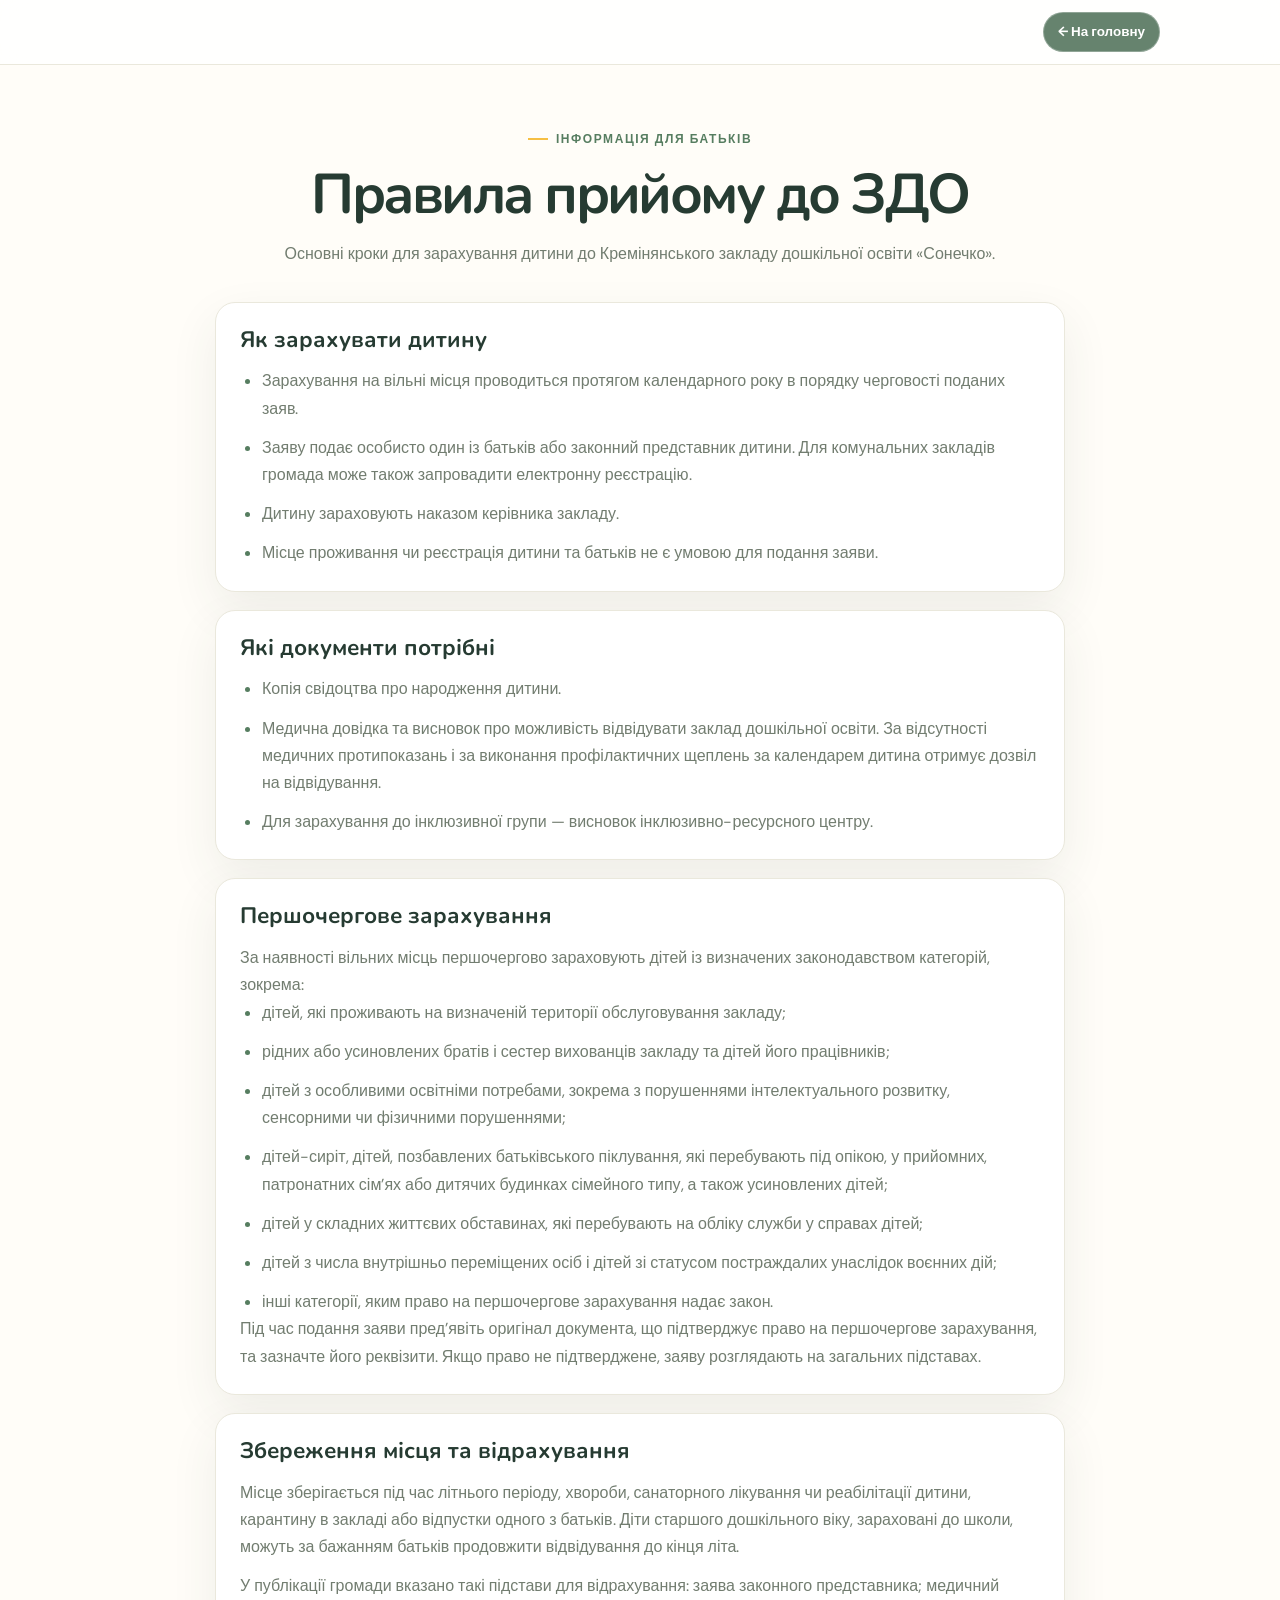
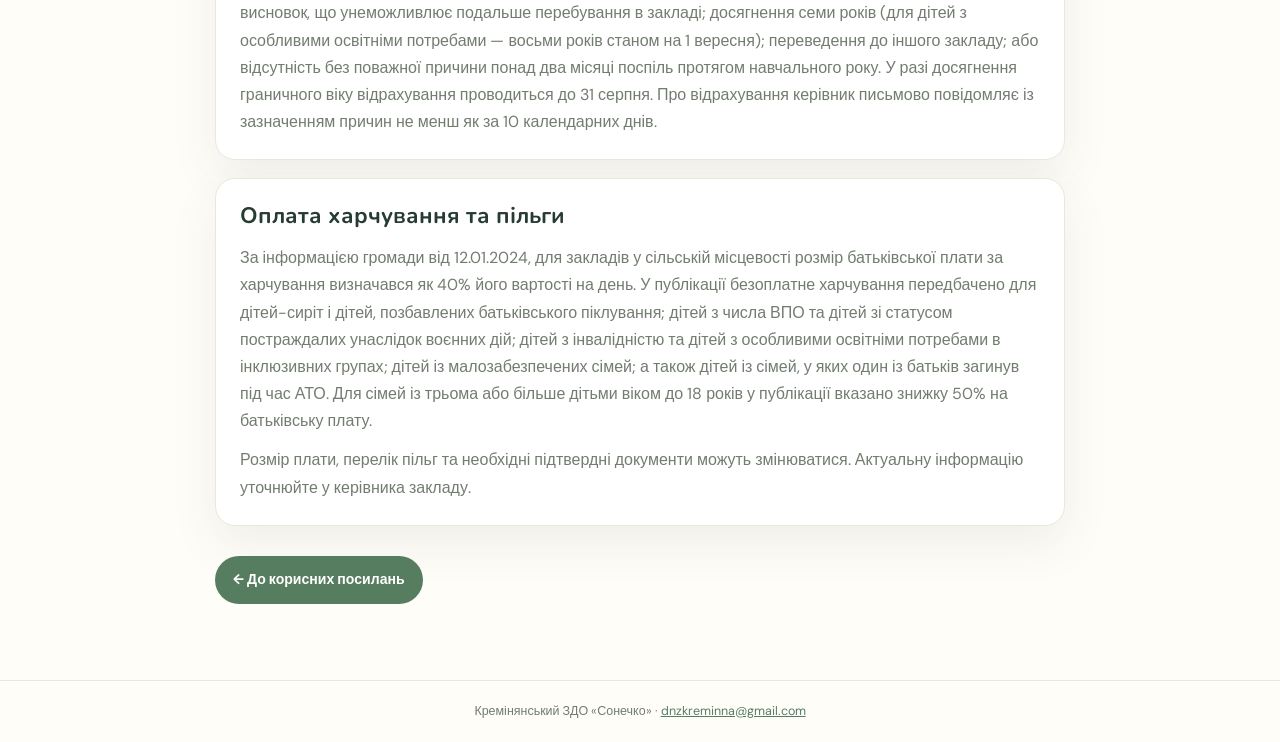
<file: admission.html>
<!DOCTYPE html>
<html lang="uk">
<head>
  <meta charset="UTF-8">
  <meta name="viewport" content="width=device-width, initial-scale=1.0">
  <meta name="description" content="Порядок прийому дітей, необхідні документи та інші правила відвідування Кремінянського ЗДО «Сонечко».">
  <title>Правила прийому — ЗДО «Сонечко»</title>
  <link rel="preconnect" href="https://fonts.googleapis.com">
  <link rel="preconnect" href="https://fonts.gstatic.com" crossorigin>
  <link href="https://fonts.googleapis.com/css2?family=DM+Sans:wght@400;500;600;700&family=Nunito:wght@600;700;800;900&display=swap" rel="stylesheet">
  <link rel="stylesheet" href="documents.css">
</head>
<body>
  <header class="doc-topbar">
    <div class="doc-container doc-topbar-inner">
      <a class="doc-home-link" href="index.html">← На головну</a>
    </div>
  </header>
  <main class="doc-main">
    <div class="doc-container">
      <header class="doc-heading">
        <span class="doc-eyebrow">Інформація для батьків</span>
        <h1>Правила прийому до ЗДО</h1>
        <p>Основні кроки для зарахування дитини до Кремінянського закладу дошкільної освіти «Сонечко».</p>
      </header>
      <div class="doc-content">
        <section class="doc-card">
          <h2>Як зарахувати дитину</h2>
          <ul class="doc-list">
            <li>Зарахування на вільні місця проводиться протягом календарного року в порядку черговості поданих заяв.</li>
            <li>Заяву подає особисто один із батьків або законний представник дитини. Для комунальних закладів громада може також запровадити електронну реєстрацію.</li>
            <li>Дитину зараховують наказом керівника закладу.</li>
            <li>Місце проживання чи реєстрація дитини та батьків не є умовою для подання заяви.</li>
          </ul>
        </section>
        <section class="doc-card">
          <h2>Які документи потрібні</h2>
          <ul class="doc-list">
            <li>Копія свідоцтва про народження дитини.</li>
            <li>Медична довідка та висновок про можливість відвідувати заклад дошкільної освіти. За відсутності медичних протипоказань і за виконання профілактичних щеплень за календарем дитина отримує дозвіл на відвідування.</li>
            <li>Для зарахування до інклюзивної групи — висновок інклюзивно-ресурсного центру.</li>
          </ul>
        </section>
        <section class="doc-card">
          <h2>Першочергове зарахування</h2>
          <p>За наявності вільних місць першочергово зараховують дітей із визначених законодавством категорій, зокрема:</p>
          <ul class="doc-list">
            <li>дітей, які проживають на визначеній території обслуговування закладу;</li>
            <li>рідних або усиновлених братів і сестер вихованців закладу та дітей його працівників;</li>
            <li>дітей з особливими освітніми потребами, зокрема з порушеннями інтелектуального розвитку, сенсорними чи фізичними порушеннями;</li>
            <li>дітей-сиріт, дітей, позбавлених батьківського піклування, які перебувають під опікою, у прийомних, патронатних сім’ях або дитячих будинках сімейного типу, а також усиновлених дітей;</li>
            <li>дітей у складних життєвих обставинах, які перебувають на обліку служби у справах дітей;</li>
            <li>дітей з числа внутрішньо переміщених осіб і дітей зі статусом постраждалих унаслідок воєнних дій;</li>
            <li>інші категорії, яким право на першочергове зарахування надає закон.</li>
          </ul>
          <p>Під час подання заяви пред’явіть оригінал документа, що підтверджує право на першочергове зарахування, та зазначте його реквізити. Якщо право не підтверджене, заяву розглядають на загальних підставах.</p>
        </section>
        <section class="doc-card">
          <h2>Збереження місця та відрахування</h2>
          <p>Місце зберігається під час літнього періоду, хвороби, санаторного лікування чи реабілітації дитини, карантину в закладі або відпустки одного з батьків. Діти старшого дошкільного віку, зараховані до школи, можуть за бажанням батьків продовжити відвідування до кінця літа.</p>
          <p>У публікації громади вказано такі підстави для відрахування: заява законного представника; медичний висновок, що унеможливлює подальше перебування в закладі; досягнення семи років (для дітей з особливими освітніми потребами — восьми років станом на 1 вересня); переведення до іншого закладу; або відсутність без поважної причини понад два місяці поспіль протягом навчального року. У разі досягнення граничного віку відрахування проводиться до 31 серпня. Про відрахування керівник письмово повідомляє із зазначенням причин не менш як за 10 календарних днів.</p>
        </section>
        <section class="doc-card">
          <h2>Оплата харчування та пільги</h2>
          <p>За інформацією громади від 12.01.2024, для закладів у сільській місцевості розмір батьківської плати за харчування визначався як 40% його вартості на день. У публікації безоплатне харчування передбачено для дітей-сиріт і дітей, позбавлених батьківського піклування; дітей з числа ВПО та дітей зі статусом постраждалих унаслідок воєнних дій; дітей з інвалідністю та дітей з особливими освітніми потребами в інклюзивних групах; дітей із малозабезпечених сімей; а також дітей із сімей, у яких один із батьків загинув під час АТО. Для сімей із трьома або більше дітьми віком до 18 років у публікації вказано знижку 50% на батьківську плату.</p>
          <p>Розмір плати, перелік пільг та необхідні підтвердні документи можуть змінюватися. Актуальну інформацію уточнюйте у керівника закладу.</p>
        </section>
        <a class="doc-back" href="index.html#useful-links">← До корисних посилань</a>
      </div>
    </div>
  </main>
  <footer class="doc-footer">Кремінянський ЗДО «Сонечко» · <a href="mailto:dnzkreminna@gmail.com">dnzkreminna@gmail.com</a></footer>
</body>
</html>
</file>
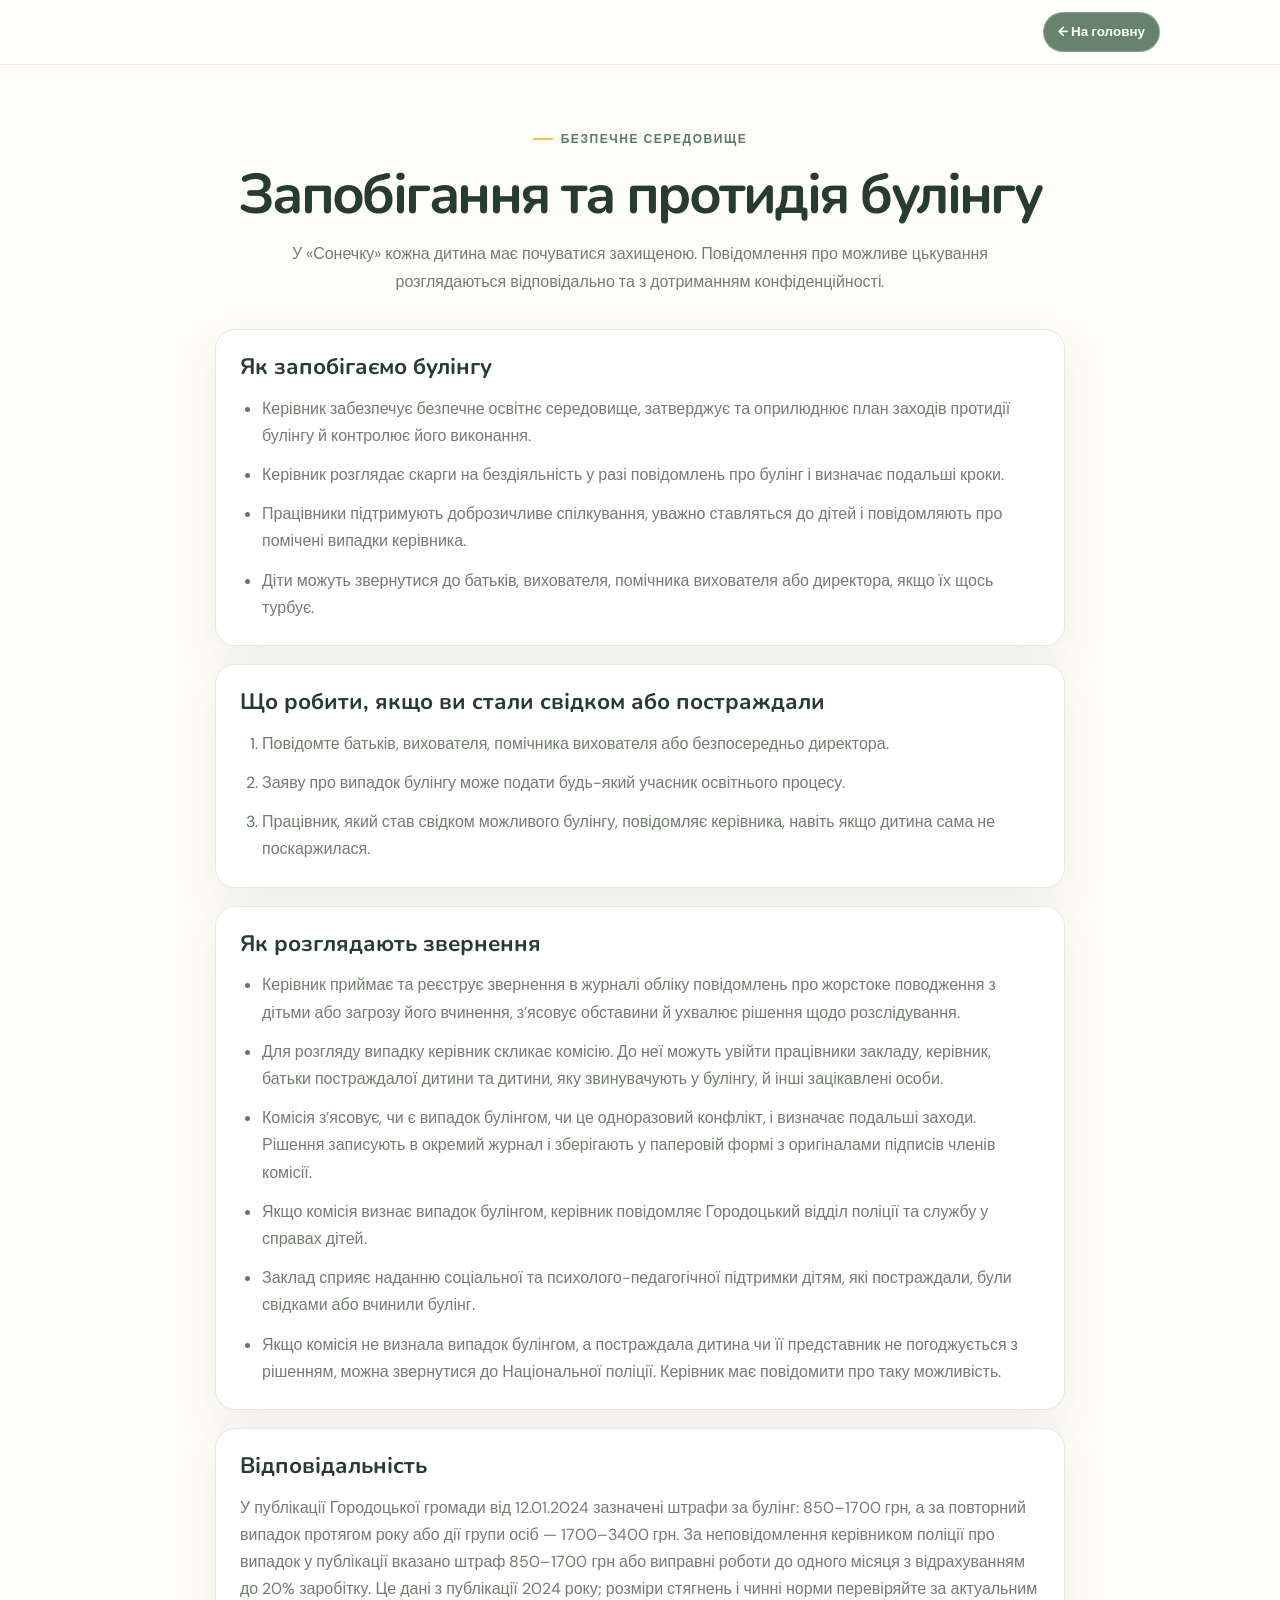
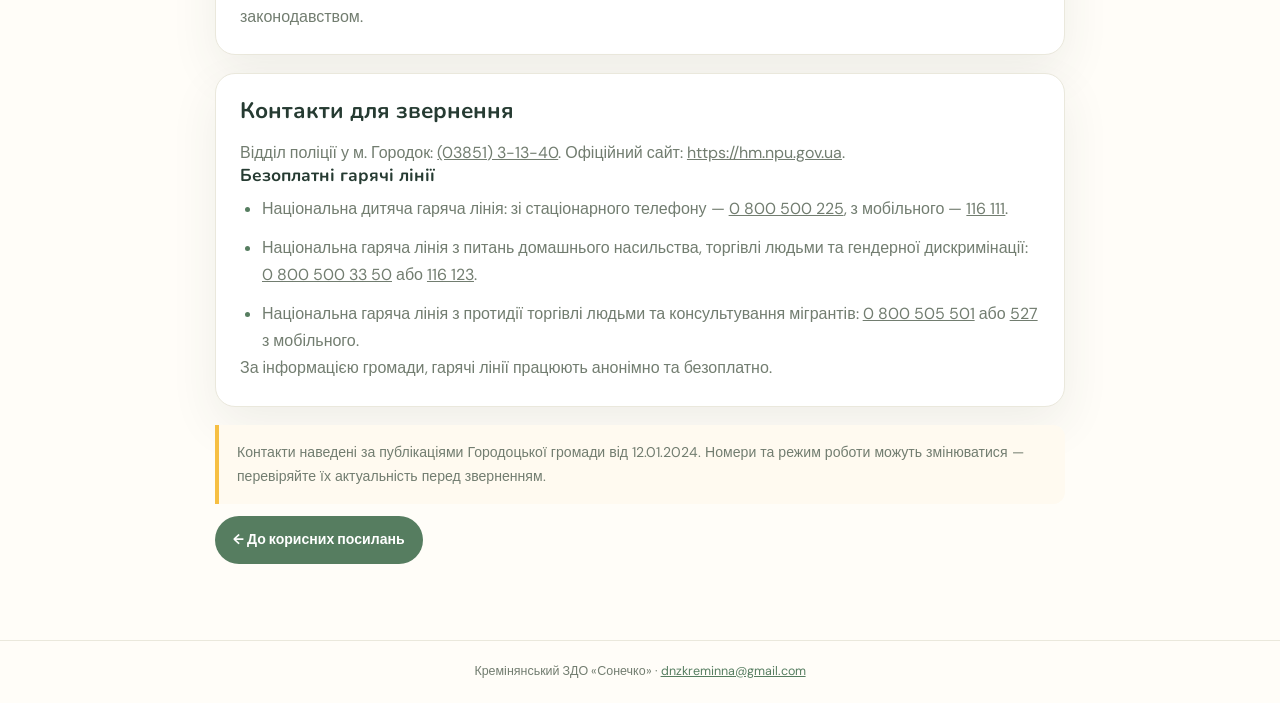
<file: bullying.html>
<!DOCTYPE html>
<html lang="uk">
<head>
  <meta charset="UTF-8">
  <meta name="viewport" content="width=device-width, initial-scale=1.0">
  <meta name="description" content="Як запобігти булінгу та повідомити про випадок у Кремінянському ЗДО «Сонечко».">
  <title>Протидія булінгу — ЗДО «Сонечко»</title>
  <link rel="preconnect" href="https://fonts.googleapis.com">
  <link rel="preconnect" href="https://fonts.gstatic.com" crossorigin>
  <link href="https://fonts.googleapis.com/css2?family=DM+Sans:wght@400;500;600;700&family=Nunito:wght@600;700;800;900&display=swap" rel="stylesheet">
  <link rel="stylesheet" href="documents.css">
</head>
<body>
  <header class="doc-topbar">
    <div class="doc-container doc-topbar-inner">
      <a class="doc-home-link" href="index.html">← На головну</a>
    </div>
  </header>
  <main class="doc-main">
    <div class="doc-container">
      <header class="doc-heading">
        <span class="doc-eyebrow">Безпечне середовище</span>
        <h1>Запобігання та протидія булінгу</h1>
        <p>У «Сонечку» кожна дитина має почуватися захищеною. Повідомлення про можливе цькування розглядаються відповідально та з дотриманням конфіденційності.</p>
      </header>
      <div class="doc-content">
        <section class="doc-card">
          <h2>Як запобігаємо булінгу</h2>
          <ul class="doc-list">
            <li>Керівник забезпечує безпечне освітнє середовище, затверджує та оприлюднює план заходів протидії булінгу й контролює його виконання.</li>
            <li>Керівник розглядає скарги на бездіяльність у разі повідомлень про булінг і визначає подальші кроки.</li>
            <li>Працівники підтримують доброзичливе спілкування, уважно ставляться до дітей і повідомляють про помічені випадки керівника.</li>
            <li>Діти можуть звернутися до батьків, вихователя, помічника вихователя або директора, якщо їх щось турбує.</li>
          </ul>
        </section>
        <section class="doc-card">
          <h2>Що робити, якщо ви стали свідком або постраждали</h2>
          <ol class="doc-list">
            <li>Повідомте батьків, вихователя, помічника вихователя або безпосередньо директора.</li>
            <li>Заяву про випадок булінгу може подати будь-який учасник освітнього процесу.</li>
            <li>Працівник, який став свідком можливого булінгу, повідомляє керівника, навіть якщо дитина сама не поскаржилася.</li>
          </ol>
        </section>
        <section class="doc-card">
          <h2>Як розглядають звернення</h2>
          <ul class="doc-list">
            <li>Керівник приймає та реєструє звернення в журналі обліку повідомлень про жорстоке поводження з дітьми або загрозу його вчинення, з’ясовує обставини й ухвалює рішення щодо розслідування.</li>
            <li>Для розгляду випадку керівник скликає комісію. До неї можуть увійти працівники закладу, керівник, батьки постраждалої дитини та дитини, яку звинувачують у булінгу, й інші зацікавлені особи.</li>
            <li>Комісія з’ясовує, чи є випадок булінгом, чи це одноразовий конфлікт, і визначає подальші заходи. Рішення записують в окремий журнал і зберігають у паперовій формі з оригіналами підписів членів комісії.</li>
            <li>Якщо комісія визнає випадок булінгом, керівник повідомляє Городоцький відділ поліції та службу у справах дітей.</li>
            <li>Заклад сприяє наданню соціальної та психолого-педагогічної підтримки дітям, які постраждали, були свідками або вчинили булінг.</li>
            <li>Якщо комісія не визнала випадок булінгом, а постраждала дитина чи її представник не погоджується з рішенням, можна звернутися до Національної поліції. Керівник має повідомити про таку можливість.</li>
          </ul>
        </section>
        <section class="doc-card">
          <h2>Відповідальність</h2>
          <p>У публікації Городоцької громади від 12.01.2024 зазначені штрафи за булінг: 850–1700 грн, а за повторний випадок протягом року або дії групи осіб — 1700–3400 грн. За неповідомлення керівником поліції про випадок у публікації вказано штраф 850–1700 грн або виправні роботи до одного місяця з відрахуванням до 20% заробітку. Це дані з публікації 2024 року; розміри стягнень і чинні норми перевіряйте за актуальним законодавством.</p>
        </section>
        <section class="doc-card">
          <h2>Контакти для звернення</h2>
          <p>Відділ поліції у м. Городок: <a href="tel:+380385131340">(03851) 3-13-40</a>. Офіційний сайт: <a href="https://hm.npu.gov.ua/" target="_blank" rel="noopener noreferrer">https://hm.npu.gov.ua</a>.</p>
          <h3>Безоплатні гарячі лінії</h3>
          <ul class="doc-list">
            <li>Національна дитяча гаряча лінія: зі стаціонарного телефону — <a href="tel:+380800500225">0 800 500 225</a>, з мобільного — <a href="tel:116111">116 111</a>.</li>
            <li>Національна гаряча лінія з питань домашнього насильства, торгівлі людьми та гендерної дискримінації: <a href="tel:+3808005003350">0 800 500 33 50</a> або <a href="tel:116123">116 123</a>.</li>
            <li>Національна гаряча лінія з протидії торгівлі людьми та консультування мігрантів: <a href="tel:+380800505501">0 800 505 501</a> або <a href="tel:527">527</a> з мобільного.</li>
          </ul>
          <p>За інформацією громади, гарячі лінії працюють анонімно та безоплатно.</p>
        </section>
        <div class="doc-note">Контакти наведені за публікаціями Городоцької громади від 12.01.2024. Номери та режим роботи можуть змінюватися — перевіряйте їх актуальність перед зверненням.</div>
        <a class="doc-back" href="index.html#useful-links">← До корисних посилань</a>
      </div>
    </div>
  </main>
  <footer class="doc-footer">Кремінянський ЗДО «Сонечко» · <a href="mailto:dnzkreminna@gmail.com">dnzkreminna@gmail.com</a></footer>
</body>
</html>
</file>
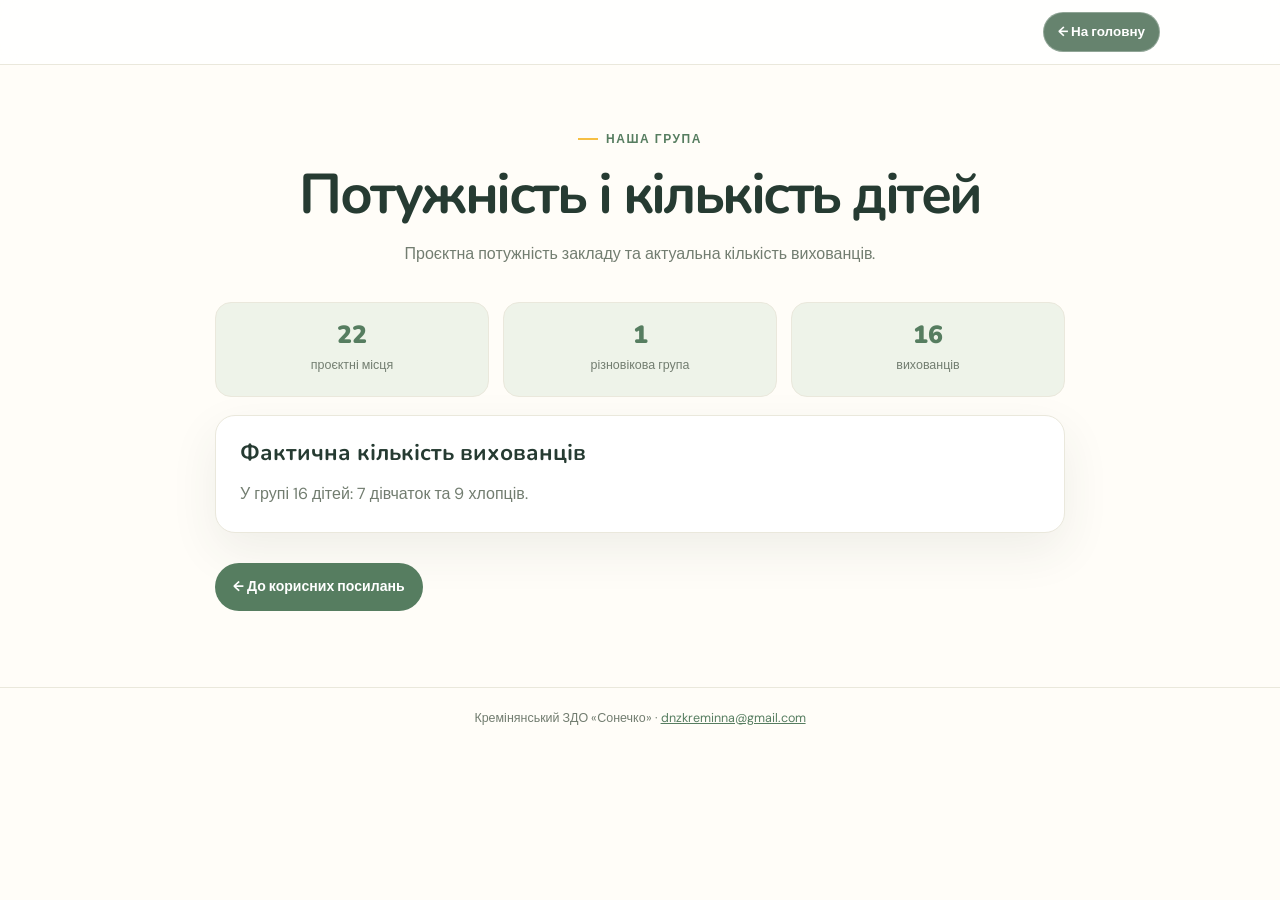
<file: capacity.html>
<!DOCTYPE html>
<html lang="uk">
<head>
  <meta charset="UTF-8">
  <meta name="viewport" content="width=device-width, initial-scale=1.0">
  <meta name="description" content="Проєктна потужність і фактична кількість дітей у Кремінянському ЗДО «Сонечко».">
  <title>Потужність і кількість дітей — ЗДО «Сонечко»</title>
  <link rel="preconnect" href="https://fonts.googleapis.com">
  <link rel="preconnect" href="https://fonts.gstatic.com" crossorigin>
  <link href="https://fonts.googleapis.com/css2?family=DM+Sans:wght@400;500;600;700&family=Nunito:wght@600;700;800;900&display=swap" rel="stylesheet">
  <link rel="stylesheet" href="documents.css">
</head>
<body>
  <header class="doc-topbar">
    <div class="doc-container doc-topbar-inner">
      <a class="doc-home-link" href="index.html">← На головну</a>
    </div>
  </header>
  <main class="doc-main">
    <div class="doc-container">
      <header class="doc-heading">
        <span class="doc-eyebrow">Наша група</span>
        <h1>Потужність і кількість дітей</h1>
        <p>Проєктна потужність закладу та актуальна кількість вихованців.</p>
      </header>
      <div class="doc-content">
        <div class="doc-metrics">
          <div class="doc-metric"><strong>22</strong><span>проєктні місця</span></div>
          <div class="doc-metric"><strong>1</strong><span>різновікова група</span></div>
          <div class="doc-metric"><strong>16</strong><span>вихованців</span></div>
        </div>
        <section class="doc-card">
          <h2>Фактична кількість вихованців</h2>
          <p>У групі 16 дітей: 7 дівчаток та 9 хлопців.</p>
        </section>
        <a class="doc-back" href="index.html#useful-links">← До корисних посилань</a>
      </div>
    </div>
  </main>
  <footer class="doc-footer">Кремінянський ЗДО «Сонечко» · <a href="mailto:dnzkreminna@gmail.com">dnzkreminna@gmail.com</a></footer>
</body>
</html>
</file>
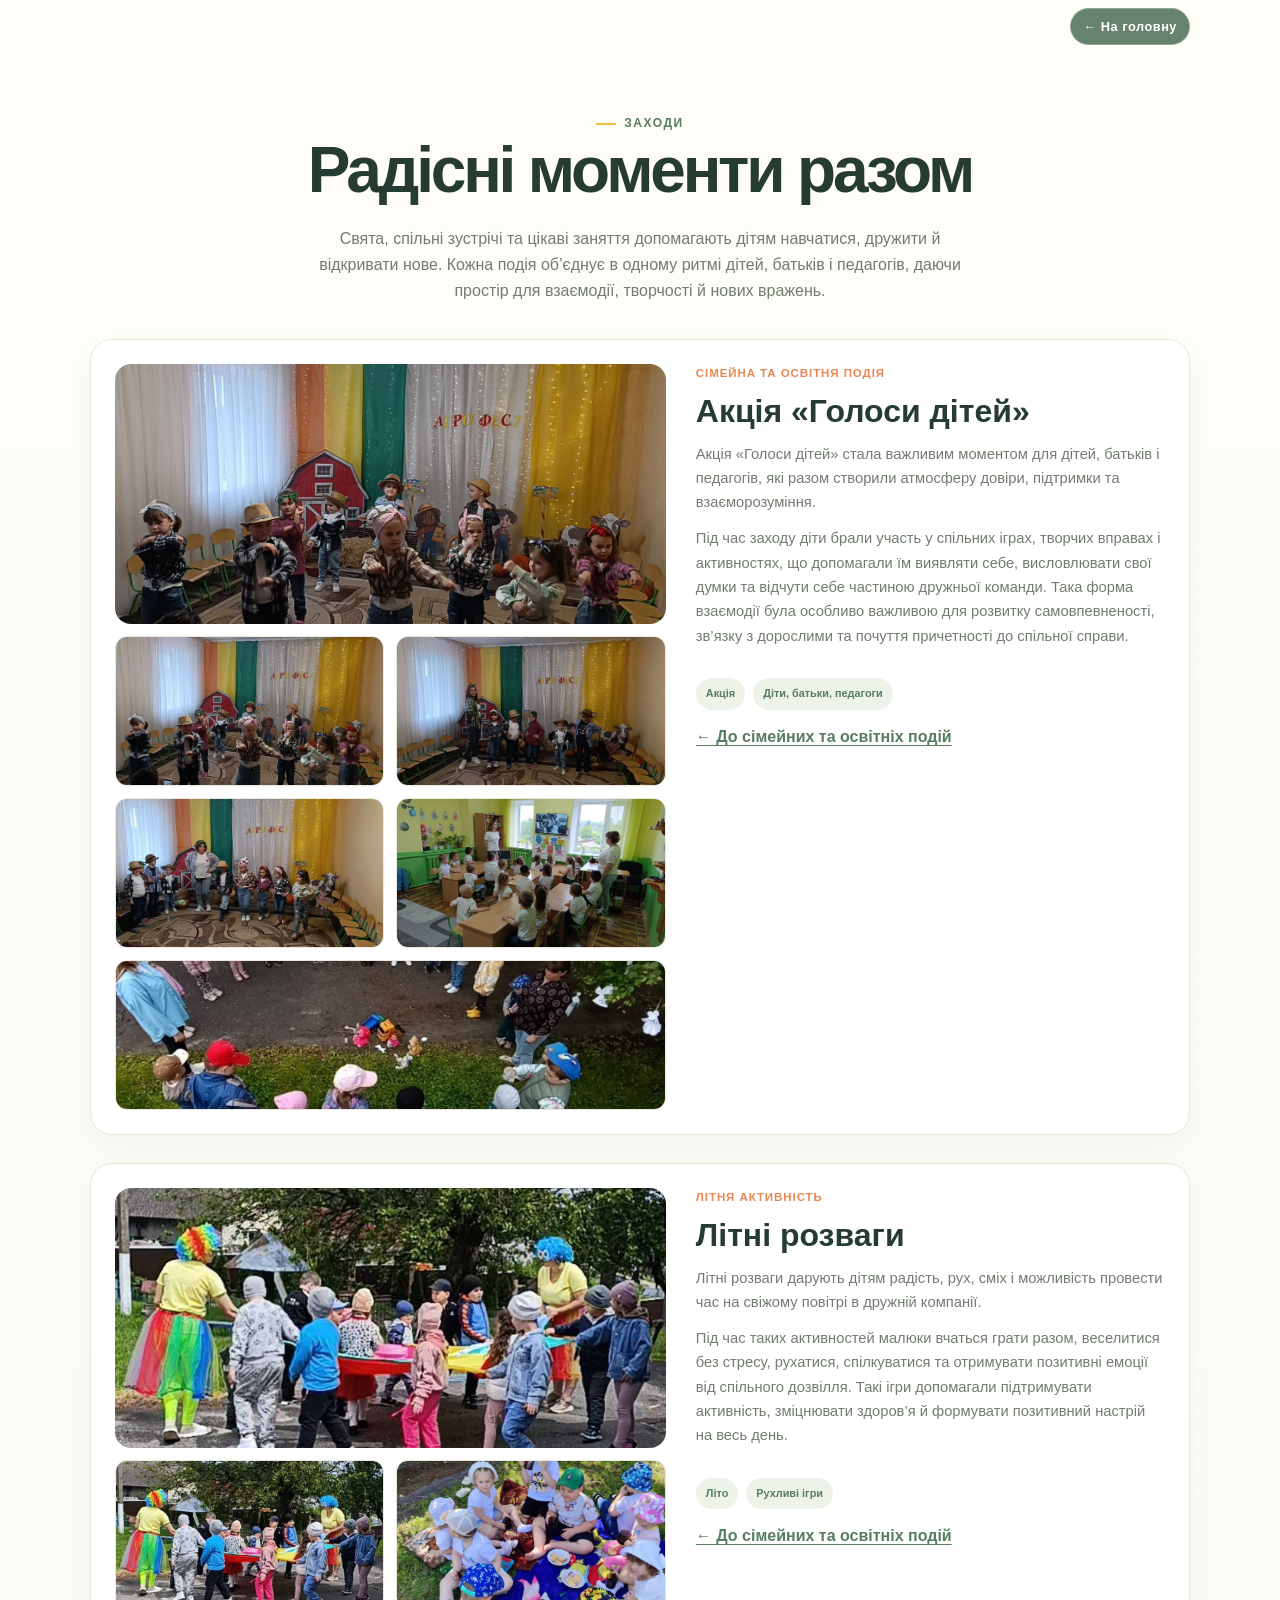
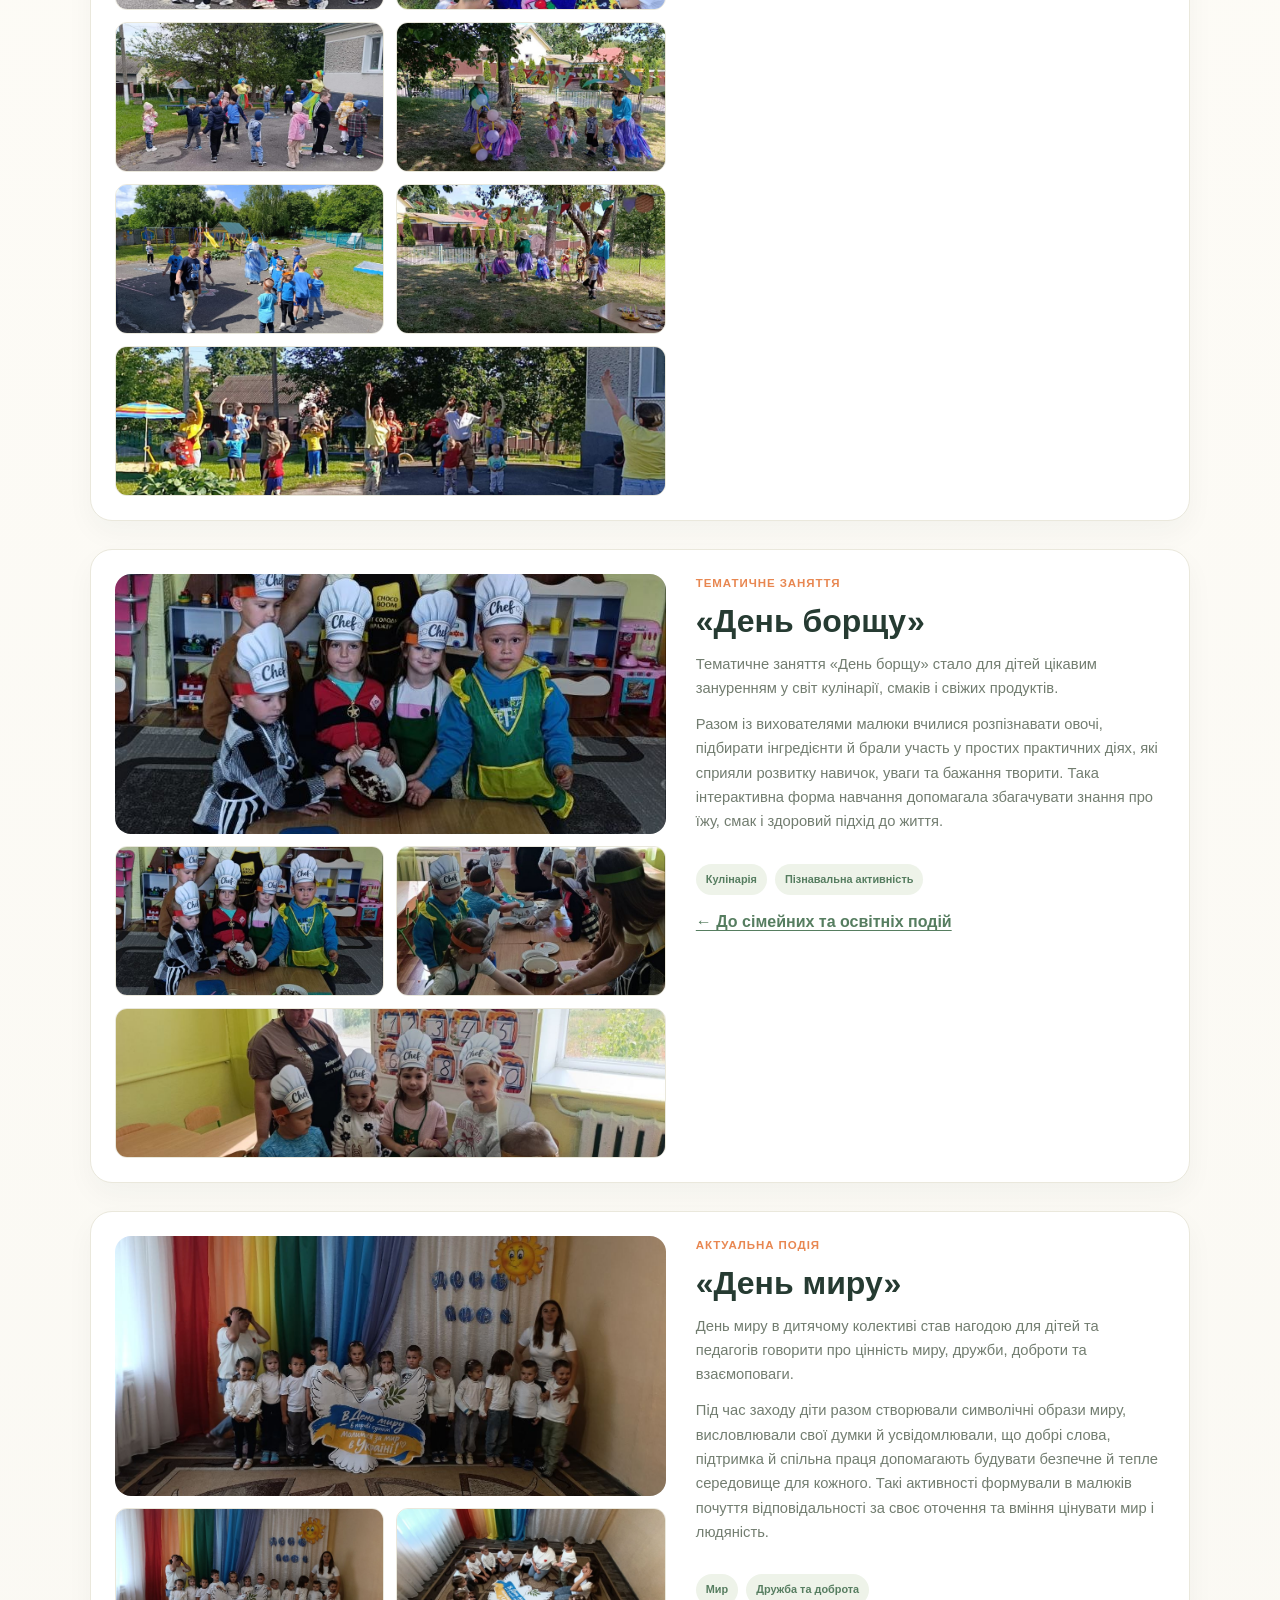
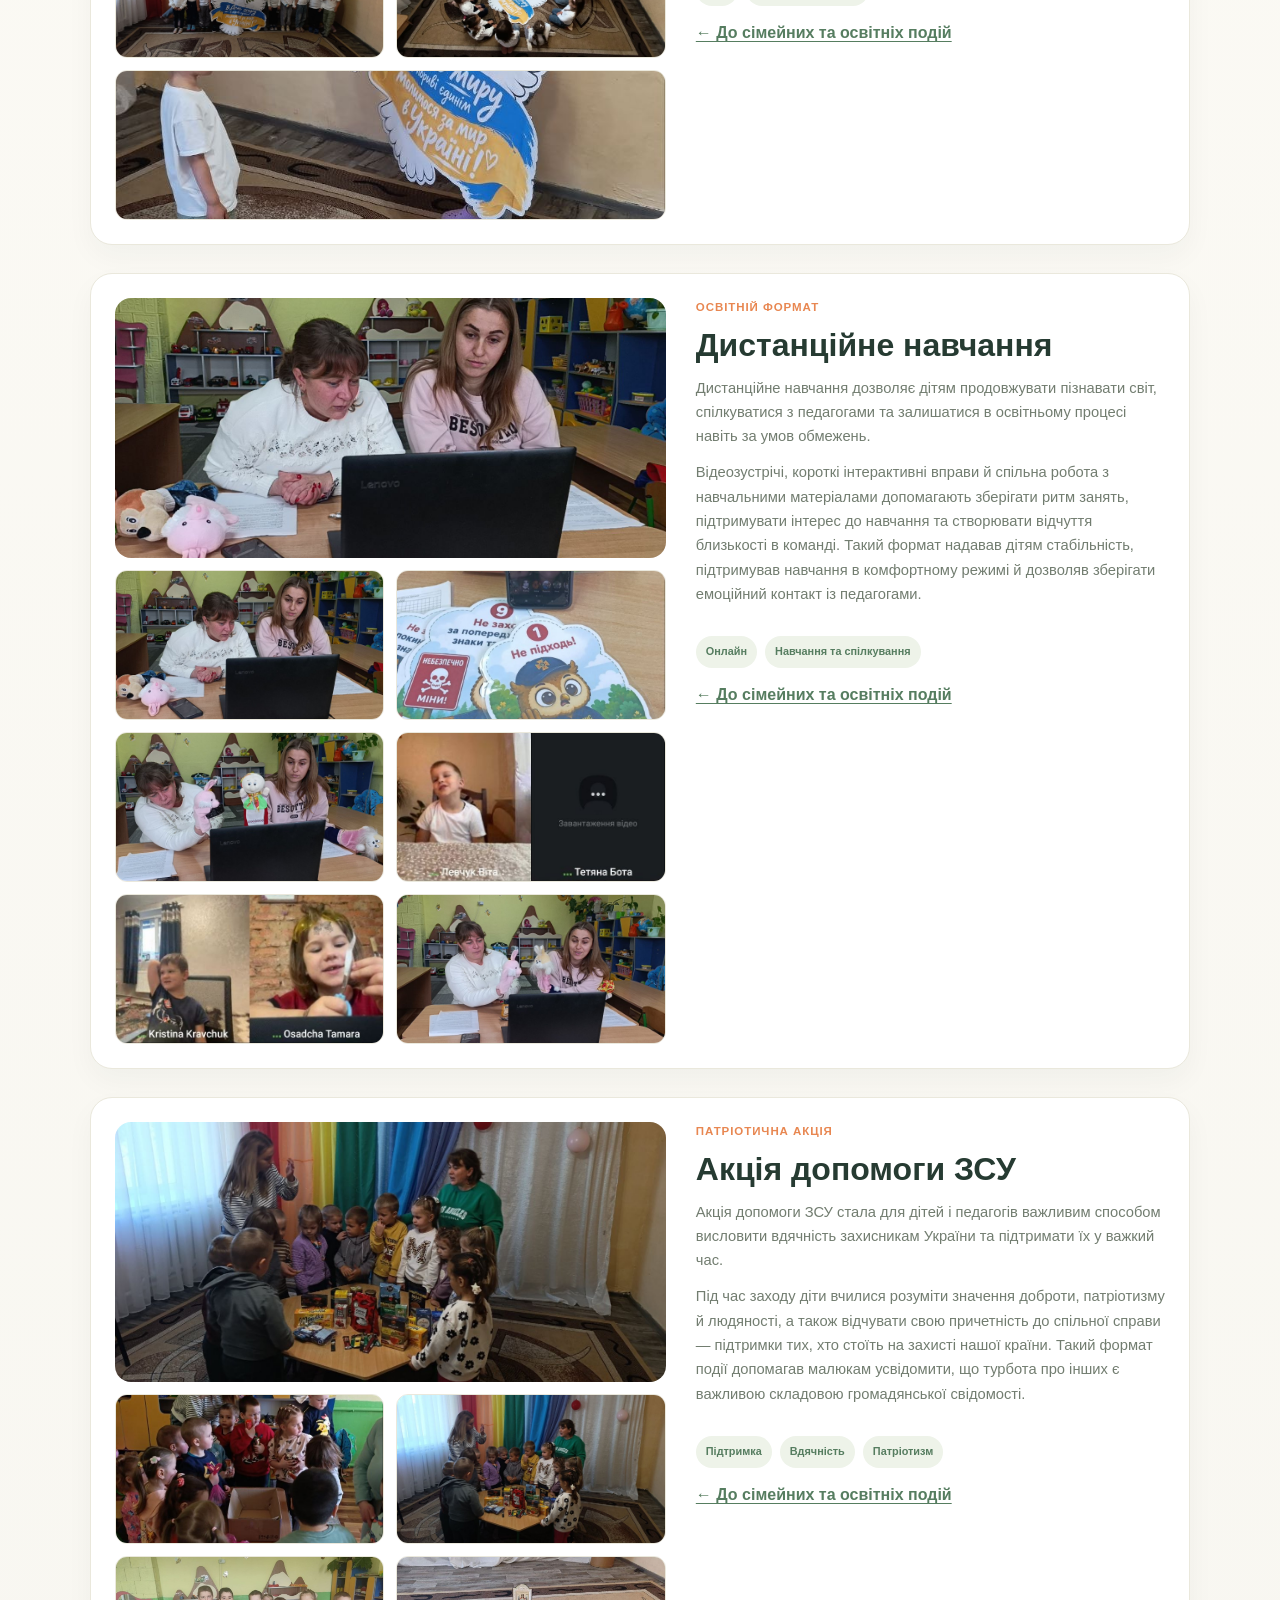
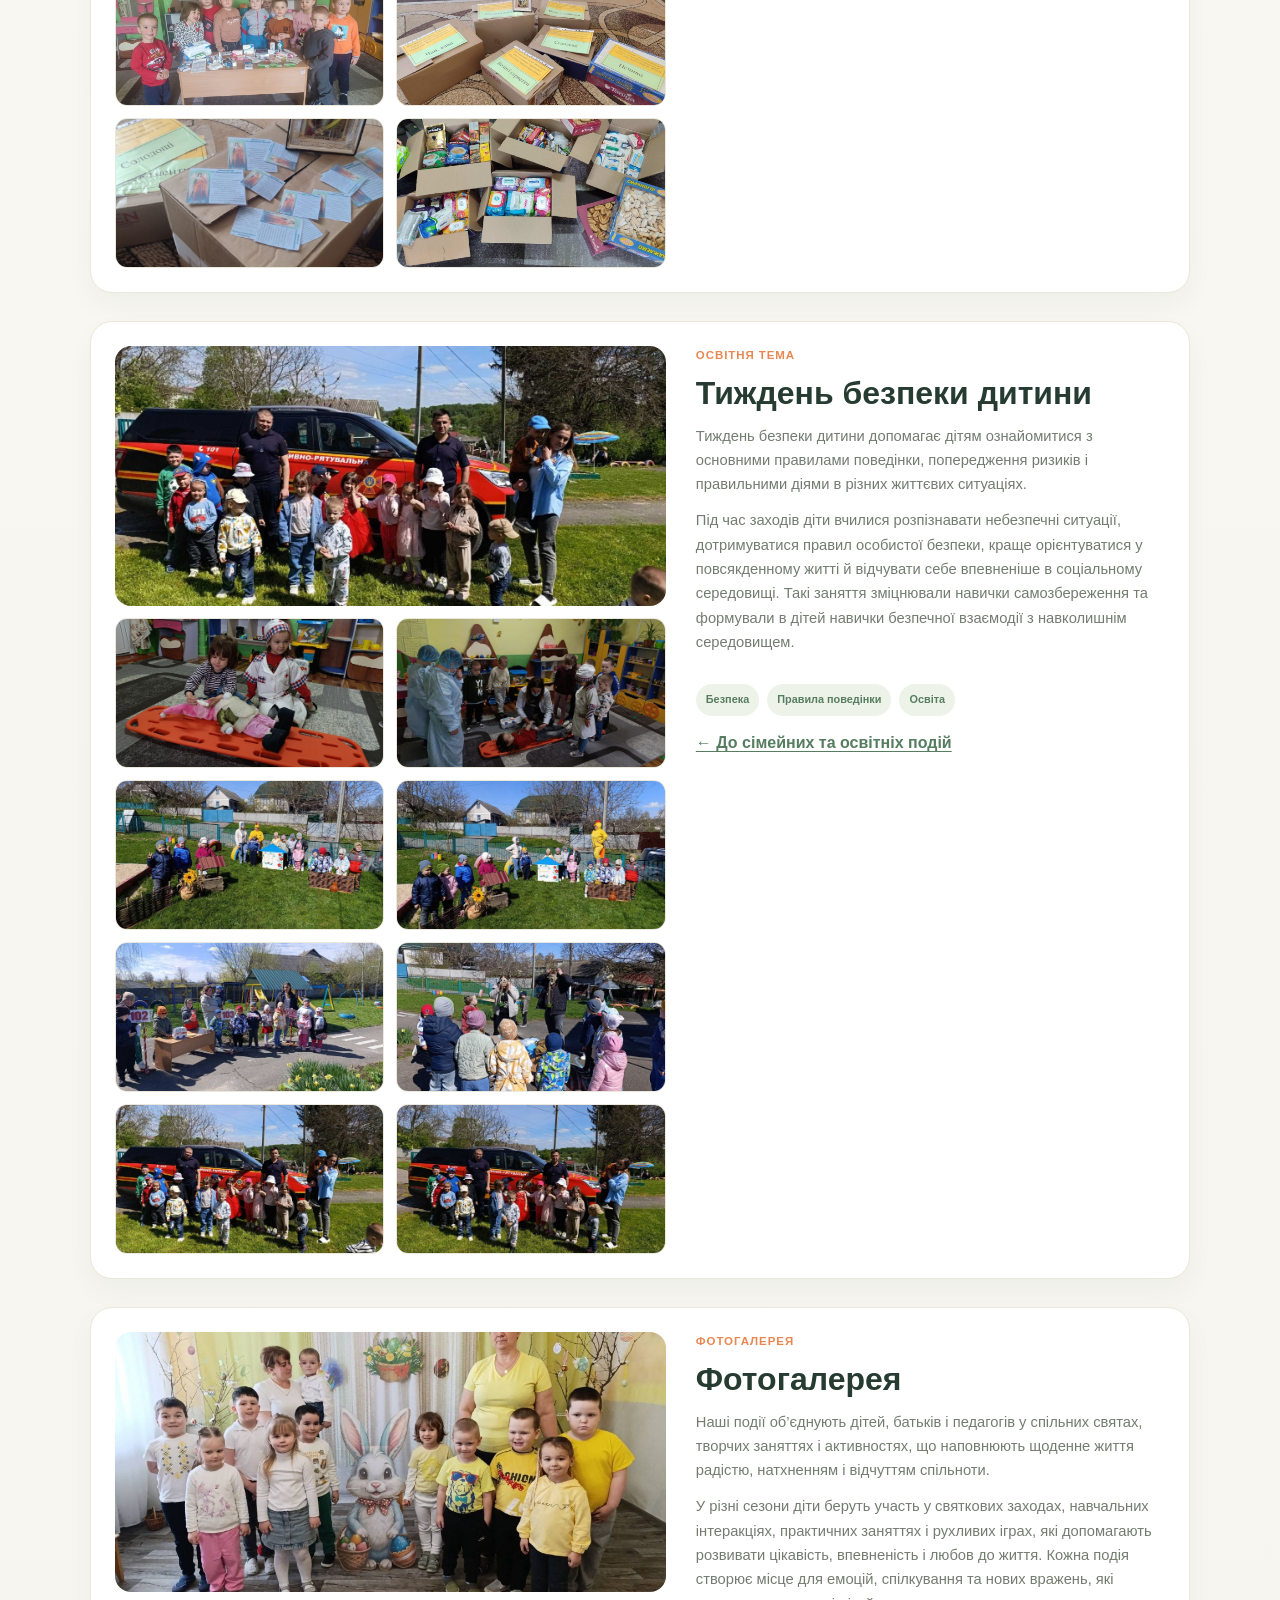
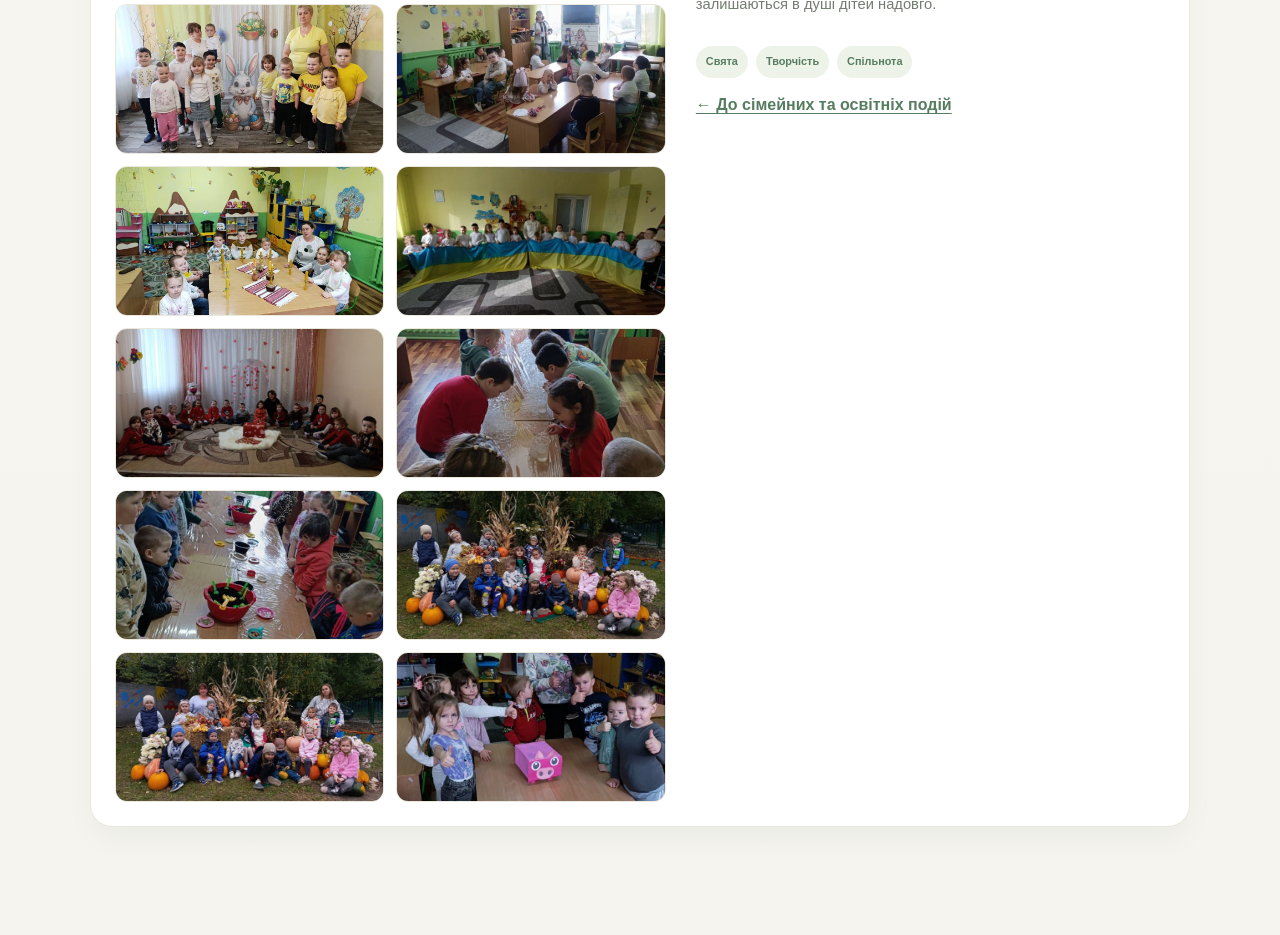
<file: events.html>
<!DOCTYPE html>
<html lang="uk">
<head>
  <meta charset="UTF-8">
  <meta name="viewport" content="width=device-width, initial-scale=1.0">
  <title>Заходи — ЗДО «Сонечко»</title>
  <style>
    :root {
      --ink: #263b32;
      --muted: #727d70;
      --sun: #f6bf43;
      --orange: #e88751;
      --green: #567d60;
      --cream: #fffaf0;
      --paper: #fffdf8;
      --pale-green: #eef3e9;
      --line: #eae8dc;
      --serif: "Nunito", sans-serif;
      --sans: "DM Sans", sans-serif;
    }

    * { box-sizing: border-box; }
    body {
      margin: 0;
      font-family: var(--sans);
      background: linear-gradient(180deg, #fffdf8 0%, #f5f4ee 100%);
      color: var(--ink);
      line-height: 1.65;
    }

    a { color: inherit; text-decoration: none; }
    .container { width: min(1100px, calc(100% - 48px)); margin-inline: auto; }
    .topbar {
      position: sticky;
      z-index: 20;
      top: 0;
      background: transparent;
      padding: 8px 0;
      font-size: .8rem;
      letter-spacing: .04em;
    }
    .topbar-inner { display: flex; align-items: center; justify-content: flex-end; gap: 12px; }
    .topbar-home { display: inline-flex; min-height: 36px; flex: 0 0 auto; align-items: center; padding: 7px 12px; border: 1px solid rgba(255, 255, 255, .28); border-radius: 999px; background: rgba(69, 104, 79, .82); color: #fff; font-weight: 700; white-space: nowrap; }
    .topbar-home:hover { background: rgba(69, 104, 79, .96); }
    .page {
      padding: 54px 0 80px;
    }
    .header {
      margin-bottom: 34px;
      text-align: center;
    }
    .eyebrow {
      display: inline-flex;
      align-items: center;
      gap: 8px;
      color: var(--green);
      font-size: .75rem;
      font-weight: 700;
      letter-spacing: .13em;
      text-transform: uppercase;
    }
    .eyebrow::before {
      content: "";
      width: 20px;
      height: 2px;
      background: var(--sun);
    }
    h1, h2, h3 { margin: 0 0 12px; font-family: var(--serif); line-height: 1.15; }
    h1 { font-size: clamp(2.3rem, 5vw, 4rem); letter-spacing: -.05em; }
    .lead {
      max-width: 680px;
      margin: 18px auto 0;
      color: var(--muted);
    }
    .event-draft-note { margin: 18px auto 0; max-width: 760px; padding: 12px 16px; border-radius: 12px; background: var(--pale-green); color: var(--muted); font-size: .82rem; text-align: center; }
    .event-story { display: grid; grid-template-columns: minmax(0, .9fr) minmax(0, 1.1fr); align-items: center; gap: 30px; margin: 28px 0; padding: 24px; border: 1px solid var(--line); border-radius: 22px; background: #fff; box-shadow: 0 12px 28px rgba(38, 59, 50, .04); scroll-margin-top: 78px; }
    .event-story > div { display: flex; flex-direction: column; min-width: 0; }
    .event-story-image { display: block; width: 100%; max-height: 360px; border-radius: 16px; object-fit: cover; align-self: center; }
    .event-gallery { display: grid; grid-template-columns: repeat(auto-fit, minmax(180px, 1fr)); gap: 12px; margin-top: 18px; }
    .event-gallery img { display: block; width: 100%; height: 180px; object-fit: cover; border-radius: 12px; border: 1px solid var(--line); }
    .event-story-gallery-left { grid-template-columns: minmax(0, 1.08fr) minmax(0, .92fr); align-items: start; }
    .event-story-gallery-left .event-visuals { display: grid; gap: 12px; }
    .event-story-gallery-left .event-story-image { height: 260px; max-height: 260px; }
    .event-story-gallery-left .event-gallery { grid-template-columns: repeat(2, minmax(0, 1fr)); margin-top: 0; }
    .event-story-gallery-left .event-gallery img { height: 150px; }
    .event-story-gallery-left .event-gallery img:nth-child(odd):last-child { grid-column: 1 / -1; }
    .event-label { display: inline-block; margin-bottom: 10px; color: var(--orange); font-size: .72rem; font-weight: 800; letter-spacing: .08em; text-transform: uppercase; }
    .event-story h2 { margin: 0 0 12px; font-size: clamp(1.5rem, 3vw, 2rem); }
    .event-story p { margin: 0 0 12px; color: var(--muted); font-size: .92rem; }
    .event-story .event-meta { display: flex; flex-wrap: wrap; gap: 8px; margin-top: 18px; }
    .event-story .event-meta span { padding: 7px 10px; border-radius: 999px; background: var(--pale-green); color: var(--green); font-size: .68rem; font-weight: 700; }
    .events-back { display: inline-flex; margin-top: 14px; color: var(--green); font-weight: 700; text-decoration: underline; text-underline-offset: 3px; }
    .back-link {
      display: inline-flex;
      margin-top: 32px;
      align-items: center;
      gap: 8px;
      padding: 13px 20px;
      border-radius: 999px;
      background: var(--green);
      color: #fff;
      font-weight: 700;
    }

    @media (max-width: 640px) {
      .container { width: min(100% - 30px, 520px); }
      .topbar-home { min-height: 32px; padding: 6px 9px; font-size: .72rem; }
      .event-story { grid-template-columns: 1fr; gap: 18px; padding: 16px; }
      .event-story:nth-of-type(even) .event-story-image { order: 0; }
      .event-story-image { max-height: 250px; }
      .event-gallery { grid-template-columns: 1fr; }
      .event-gallery img { height: 220px; }
    }
  </style>
</head>
<body>
  <div class="topbar">
    <div class="container topbar-inner">
      <a class="topbar-home" href="index.html">← На головну</a>
    </div>
  </div>

  <main class="page">
    <div class="container">
      <header class="header">
        <span class="eyebrow">Заходи</span>
        <h1>Радісні моменти разом</h1>
        <p class="lead">Свята, спільні зустрічі та цікаві заняття допомагають дітям навчатися, дружити й відкривати нове. Кожна подія об’єднує в одному ритмі дітей, батьків і педагогів, даючи простір для взаємодії, творчості й нових вражень.</p>
      </header>

      <article class="event-story event-story-gallery-left" id="children-voices">
        <div class="event-visuals">
          <img class="event-story-image" src="images/golosy-ditei-1.jpg" alt="Акція «Голоси дітей» — діти беруть участь у спільній активності">
          <div class="event-gallery">
            <img src="images/golosy-ditei-1.jpg" alt="Акція «Голоси дітей» — учасники в колі">
            <img src="images/golosy-ditei-2.jpg" alt="Діти на спільній активності під час акції">
            <img src="images/golosy-ditei-3.jpg" alt="Рухливі ігри дітей під час акції">
            <img src="images/golosy-ditei-4.jpg" alt="Педагоги та діти на святковій активності">
            <img src="images/golosy-ditei-5.jpg" alt="Легкість, радість та єдність дітей на заході">
          </div>
        </div>
        <div>
          <span class="event-label">Сімейна та освітня подія</span>
          <h2>Акція «Голоси дітей»</h2>
          <p>Акція «Голоси дітей» стала важливим моментом для дітей, батьків і педагогів, які разом створили атмосферу довіри, підтримки та взаєморозуміння.</p>
          <p>Під час заходу діти брали участь у спільних іграх, творчих вправах і активностях, що допомагали їм виявляти себе, висловлювати свої думки та відчути себе частиною дружньої команди. Така форма взаємодії була особливо важливою для розвитку самовпевненості, зв’язку з дорослими та почуття причетності до спільної справи.</p>
          <div class="event-meta"><span>Акція</span><span>Діти, батьки, педагоги</span></div>
          <a class="events-back" href="index.html#events-panel">← До сімейних та освітніх подій</a>
        </div>
      </article>

      <article class="event-story event-story-gallery-left" id="summer-fun">
        <div class="event-visuals">
          <img class="event-story-image" src="images/summer-1.jpg" alt="Літні розваги — діти на свіжому повітрі">
          <div class="event-gallery">
            <img src="images/summer-1.jpg" alt="Літні розваги в групі">
            <img src="images/summer-2.jpg" alt="Діти граються на свіжому повітрі">
            <img src="images/summer-3.jpg" alt="Літні активності в дитячому колективі">
            <img src="images/summer-4.jpg" alt="Рухливі ігри дітей під час літніх розваг">
            <img src="images/summer-5.jpg" alt="Веселі літні розваги для дітей">
            <img src="images/summer-6.jpg" alt="Діти влітку на прогулянці">
            <img src="images/summer-7.jpg" alt="Діти спілкуються під час літніх розваг">
          </div>
        </div>
        <div>
          <span class="event-label">Літня активність</span>
          <h2>Літні розваги</h2>
          <p>Літні розваги дарують дітям радість, рух, сміх і можливість провести час на свіжому повітрі в дружній компанії.</p>
          <p>Під час таких активностей малюки вчаться грати разом, веселитися без стресу, рухатися, спілкуватися та отримувати позитивні емоції від спільного дозвілля. Такі ігри допомагали підтримувати активність, зміцнювати здоров’я й формувати позитивний настрій на весь день.</p>
          <div class="event-meta"><span>Літо</span><span>Рухливі ігри</span></div>
          <a class="events-back" href="index.html#events-panel">← До сімейних та освітніх подій</a>
        </div>
      </article>

      <article class="event-story event-story-gallery-left" id="day-borshch">
        <div class="event-visuals">
          <img class="event-story-image" src="images/day-borshch-1.jpg" alt="Тематичне заняття «День борщу»">
          <div class="event-gallery">
            <img src="images/day-borshch-1.jpg" alt="Діти готують борщ під час тематичного заняття">
            <img src="images/day-borshch-2.jpg" alt="Підготовка овочів на занятті">
            <img src="images/day-borshch-3.jpg" alt="Тематична кулинарна активність для дітей">
          </div>
        </div>
        <div>
          <span class="event-label">Тематичне заняття</span>
          <h2>«День борщу»</h2>
          <p>Тематичне заняття «День борщу» стало для дітей цікавим зануренням у світ кулінарії, смаків і свіжих продуктів.</p>
          <p>Разом із вихователями малюки вчилися розпізнавати овочі, підбирати інгредієнти й брали участь у простих практичних діях, які сприяли розвитку навичок, уваги та бажання творити. Така інтерактивна форма навчання допомагала збагачувати знання про їжу, смак і здоровий підхід до життя.</p>
          <div class="event-meta"><span>Кулінарія</span><span>Пізнавальна активність</span></div>
          <a class="events-back" href="index.html#events-panel">← До сімейних та освітніх подій</a>
        </div>
      </article>

      <article class="event-story event-story-gallery-left" id="day-miru">
        <div class="event-visuals">
          <img class="event-story-image" src="images/day-miru-1.jpg" alt="День миру — діти беруть участь у спільній активності">
          <div class="event-gallery">
            <img src="images/day-miru-1.jpg" alt="Діти в колі на День миру">
            <img src="images/day-miru-2.jpg" alt="Педагог разом із дітьми під час заохочення до миру">
            <img src="images/day-miru-3.jpg" alt="Створення символу миру та єдності в дитячій групі">
          </div>
        </div>
        <div>
          <span class="event-label">Актуальна подія</span>
          <h2>«День миру»</h2>
          <p>День миру в дитячому колективі став нагодою для дітей та педагогів говорити про цінність миру, дружби, доброти та взаємоповаги.</p>
          <p>Під час заходу діти разом створювали символічні образи миру, висловлювали свої думки й усвідомлювали, що добрі слова, підтримка й спільна праця допомагають будувати безпечне й тепле середовище для кожного. Такі активності формували в малюків почуття відповідальності за своє оточення та вміння цінувати мир і людяність.</p>
          <div class="event-meta"><span>Мир</span><span>Дружба та доброта</span></div>
          <a class="events-back" href="index.html#events-panel">← До сімейних та освітніх подій</a>
        </div>
      </article>

      <article class="event-story event-story-gallery-left" id="distance-learning">
        <div class="event-visuals">
          <img class="event-story-image" src="images/distance-learning-1.jpg" alt="Дистанційне навчання — діти на відеозустрічі">
          <div class="event-gallery">
            <img src="images/distance-learning-1.jpg" alt="Відеозустріч з дітьми під час дистанційного навчання">
            <img src="images/distance-learning-2.jpg" alt="Онлайн заняття в дитячому колективі">
            <img src="images/distance-learning-3.jpg" alt="Спілкування педагогів з дітьми дистанційно">
            <img src="images/distance-learning-4.jpg" alt="Дистанційна педагогічна взаємодія">
            <img src="images/distance-learning-5.jpg" alt="Діти беруть участь у дистанційній освіті">
            <img src="images/distance-learning-6.jpg" alt="Онлайн навчання з використанням відеозв’язку">
          </div>
        </div>
        <div>
          <span class="event-label">Освітній формат</span>
          <h2>Дистанційне навчання</h2>
          <p>Дистанційне навчання дозволяє дітям продовжувати пізнавати світ, спілкуватися з педагогами та залишатися в освітньому процесі навіть за умов обмежень.</p>
          <p>Відеозустрічі, короткі інтерактивні вправи й спільна робота з навчальними матеріалами допомагають зберігати ритм занять, підтримувати інтерес до навчання та створювати відчуття близькості в команді. Такий формат надавав дітям стабільність, підтримував навчання в комфортному режимі й дозволяв зберігати емоційний контакт із педагогами.</p>
          <div class="event-meta"><span>Онлайн</span><span>Навчання та спілкування</span></div>
          <a class="events-back" href="index.html#events-panel">← До сімейних та освітніх подій</a>
        </div>
      </article>

      <article class="event-story event-story-gallery-left" id="zsu-help">
        <div class="event-visuals">
          <img class="event-story-image" src="images/zsu-help-2.jpg" alt="Акція допомоги ЗСУ — діти з українським прапором">
          <div class="event-gallery">
            <img src="images/zsu-help-1.jpg" alt="Діти з гуманітарною допомогою в групі">
            <img src="images/zsu-help-2.jpg" alt="Акція допомоги ЗСУ — основна фото в колі дітей">
            <img src="images/zsu-help-3.jpg" alt="Групове фото з гуманітарною допомогою для військових">
            <img src="images/zsu-help-4.jpg" alt="Підготовка упаковок із медиками і товарами для підтримки">
            <img src="images/zsu-help-5.jpg" alt="Пакування гуманітарної допомоги для захисників">
            <img src="images/zsu-help-6.jpg" alt="Остаточне пакування наборів і благодійної підтримки">
          </div>
        </div>
        <div>
          <span class="event-label">Патріотична акція</span>
          <h2>Акція допомоги ЗСУ</h2>
          <p>Акція допомоги ЗСУ стала для дітей і педагогів важливим способом висловити вдячність захисникам України та підтримати їх у важкий час.</p>
          <p>Під час заходу діти вчилися розуміти значення доброти, патріотизму й людяності, а також відчувати свою причетність до спільної справи — підтримки тих, хто стоїть на захисті нашої країни. Такий формат події допомагав малюкам усвідомити, що турбота про інших є важливою складовою громадянської свідомості.</p>
          <div class="event-meta"><span>Підтримка</span><span>Вдячність</span><span>Патріотизм</span></div>
          <a class="events-back" href="index.html#events-panel">← До сімейних та освітніх подій</a>
        </div>
      </article>

      <article class="event-story event-story-gallery-left" id="child-safety-week">
        <div class="event-visuals">
          <img class="event-story-image" src="images/child-safety-week-6.jpg" alt="Тиждень безпеки дитини — діти та педагоги на майданчику">
          <div class="event-gallery">
            <img src="images/child-safety-week-1.jpg" alt="Діти вчаться правилам безпеки в групі">
            <img src="images/child-safety-week-2.jpg" alt="Практичні заняття з безпеки для дітей">
            <img src="images/child-safety-week-3.jpg" alt="Діти з педагогом на інструктажі безпеки">
            <img src="images/child-safety-week-4.jpg" alt="Розмови та вправи на тему безпеки дитини">
            <img src="images/child-safety-week-5.jpg" alt="Групова активність зі сприятливою безпекою">
            <img src="images/child-safety-week-7.jpg" alt="Діти навчаються правилам безпеки на відкритому повітрі">
            <img src="images/child-safety-week-8.jpg" alt="Весняна активність із навчанням безпеки та творчими іграми">
            <img src="images/child-safety-week-9.jpg" alt="Діти на майданчику під час активностей тижня безпеки">
          </div>
        </div>
        <div>
          <span class="event-label">Освітня тема</span>
          <h2>Тиждень безпеки дитини</h2>
          <p>Тиждень безпеки дитини допомагає дітям ознайомитися з основними правилами поведінки, попередження ризиків і правильними діями в різних життєвих ситуаціях.</p>
          <p>Під час заходів діти вчилися розпізнавати небезпечні ситуації, дотримуватися правил особистої безпеки, краще орієнтуватися у повсякденному житті й відчувати себе впевненіше в соціальному середовищі. Такі заняття зміцнювали навички самозбереження та формували в дітей навички безпечної взаємодії з навколишнім середовищем.</p>
          <div class="event-meta"><span>Безпека</span><span>Правила поведінки</span><span>Освіта</span></div>
          <a class="events-back" href="index.html#events-panel">← До сімейних та освітніх подій</a>
        </div>
      </article>

      <article class="event-story event-story-gallery-left" id="events-collection">
        <div class="event-visuals">
          <img class="event-story-image" src="images/events-1.jpg" alt="Події — святкові і творчі активності дітей">
          <div class="event-gallery">
            <img src="images/events-1.jpg" alt="Розважальна активність дітей у групі">
            <img src="images/events-2.jpg" alt="Групова подія з участю дітей і педагогів">
            <img src="images/events-3.jpg" alt="Тематичне заняття для дітей у дитячому садочку">
            <img src="images/events-4.jpg" alt="Святкова активність з участю дітей">
            <img src="images/events-5.jpg" alt="Спільна творча подія в садочку">
            <img src="images/events-6.jpg" alt="Групова фотозйомка під час святкової події">
            <img src="images/events-7.jpg" alt="Під час освітньої активності в садочку">
            <img src="images/events-8.jpg" alt="Діти на святковому заході в просторі групи">
            <img src="images/events-9.jpg" alt="Святкова композиція з дітьми на підході до події">
            <img src="images/events-10.jpg" alt="Спільна подія з веселими активностями дітей">
          </div>
        </div>
        <div>
          <span class="event-label">Фотогалерея</span>
          <h2>Фотогалерея</h2>
          <p>Наші події об’єднують дітей, батьків і педагогів у спільних святах, творчих заняттях і активностях, що наповнюють щоденне життя радістю, натхненням і відчуттям спільноти.</p>
          <p>У різні сезони діти беруть участь у святкових заходах, навчальних інтеракціях, практичних заняттях і рухливих іграх, які допомагають розвивати цікавість, впевненість і любов до життя. Кожна подія створює місце для емоцій, спілкування та нових вражень, які залишаються в душі дітей надовго.</p>
          <div class="event-meta"><span>Свята</span><span>Творчість</span><span>Спільнота</span></div>
          <a class="events-back" href="index.html#events-panel">← До сімейних та освітніх подій</a>
        </div>
      </article>

    </div>
  </main>
</body>
</html>
</file>
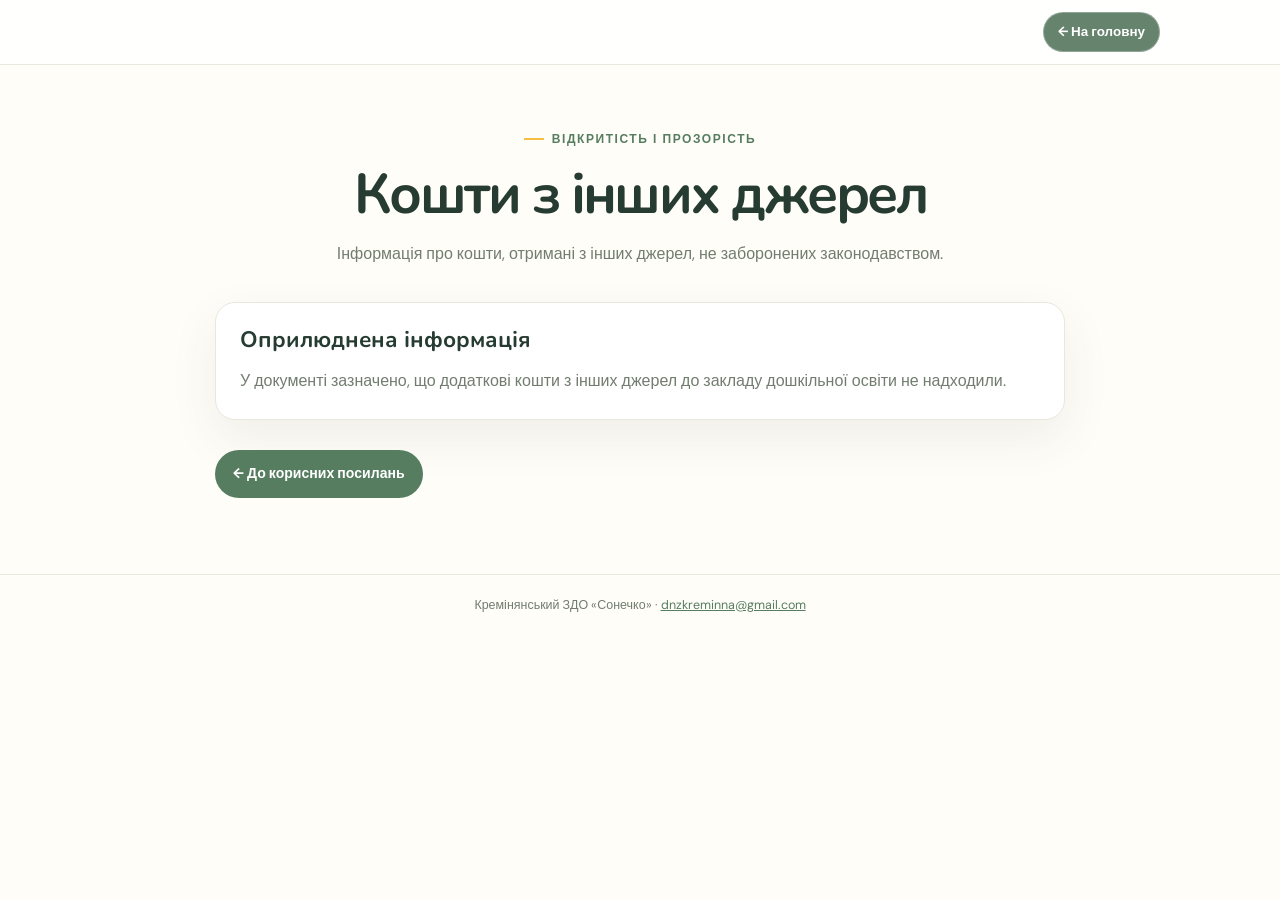
<file: funding.html>
<!DOCTYPE html>
<html lang="uk">
<head>
  <meta charset="UTF-8">
  <meta name="viewport" content="width=device-width, initial-scale=1.0">
  <meta name="description" content="Інформація про кошти з інших джерел Кремінянського ЗДО «Сонечко».">
  <title>Кошти з інших джерел — ЗДО «Сонечко»</title>
  <link rel="preconnect" href="https://fonts.googleapis.com">
  <link rel="preconnect" href="https://fonts.gstatic.com" crossorigin>
  <link href="https://fonts.googleapis.com/css2?family=DM+Sans:wght@400;500;600;700&family=Nunito:wght@600;700;800;900&display=swap" rel="stylesheet">
  <link rel="stylesheet" href="documents.css">
</head>
<body>
  <header class="doc-topbar">
    <div class="doc-container doc-topbar-inner">
      <a class="doc-home-link" href="index.html">← На головну</a>
    </div>
  </header>
  <main class="doc-main">
    <div class="doc-container">
      <header class="doc-heading">
        <span class="doc-eyebrow">Відкритість і прозорість</span>
        <h1>Кошти з інших джерел</h1>
        <p>Інформація про кошти, отримані з інших джерел, не заборонених законодавством.</p>
      </header>
      <div class="doc-content">
        <section class="doc-card">
          <h2>Оприлюднена інформація</h2>
          <p>У документі зазначено, що додаткові кошти з інших джерел до закладу дошкільної освіти не надходили.</p>
        </section>
        <a class="doc-back" href="index.html#useful-links">← До корисних посилань</a>
      </div>
    </div>
  </main>
  <footer class="doc-footer">Кремінянський ЗДО «Сонечко» · <a href="mailto:dnzkreminna@gmail.com">dnzkreminna@gmail.com</a></footer>
</body>
</html>
</file>
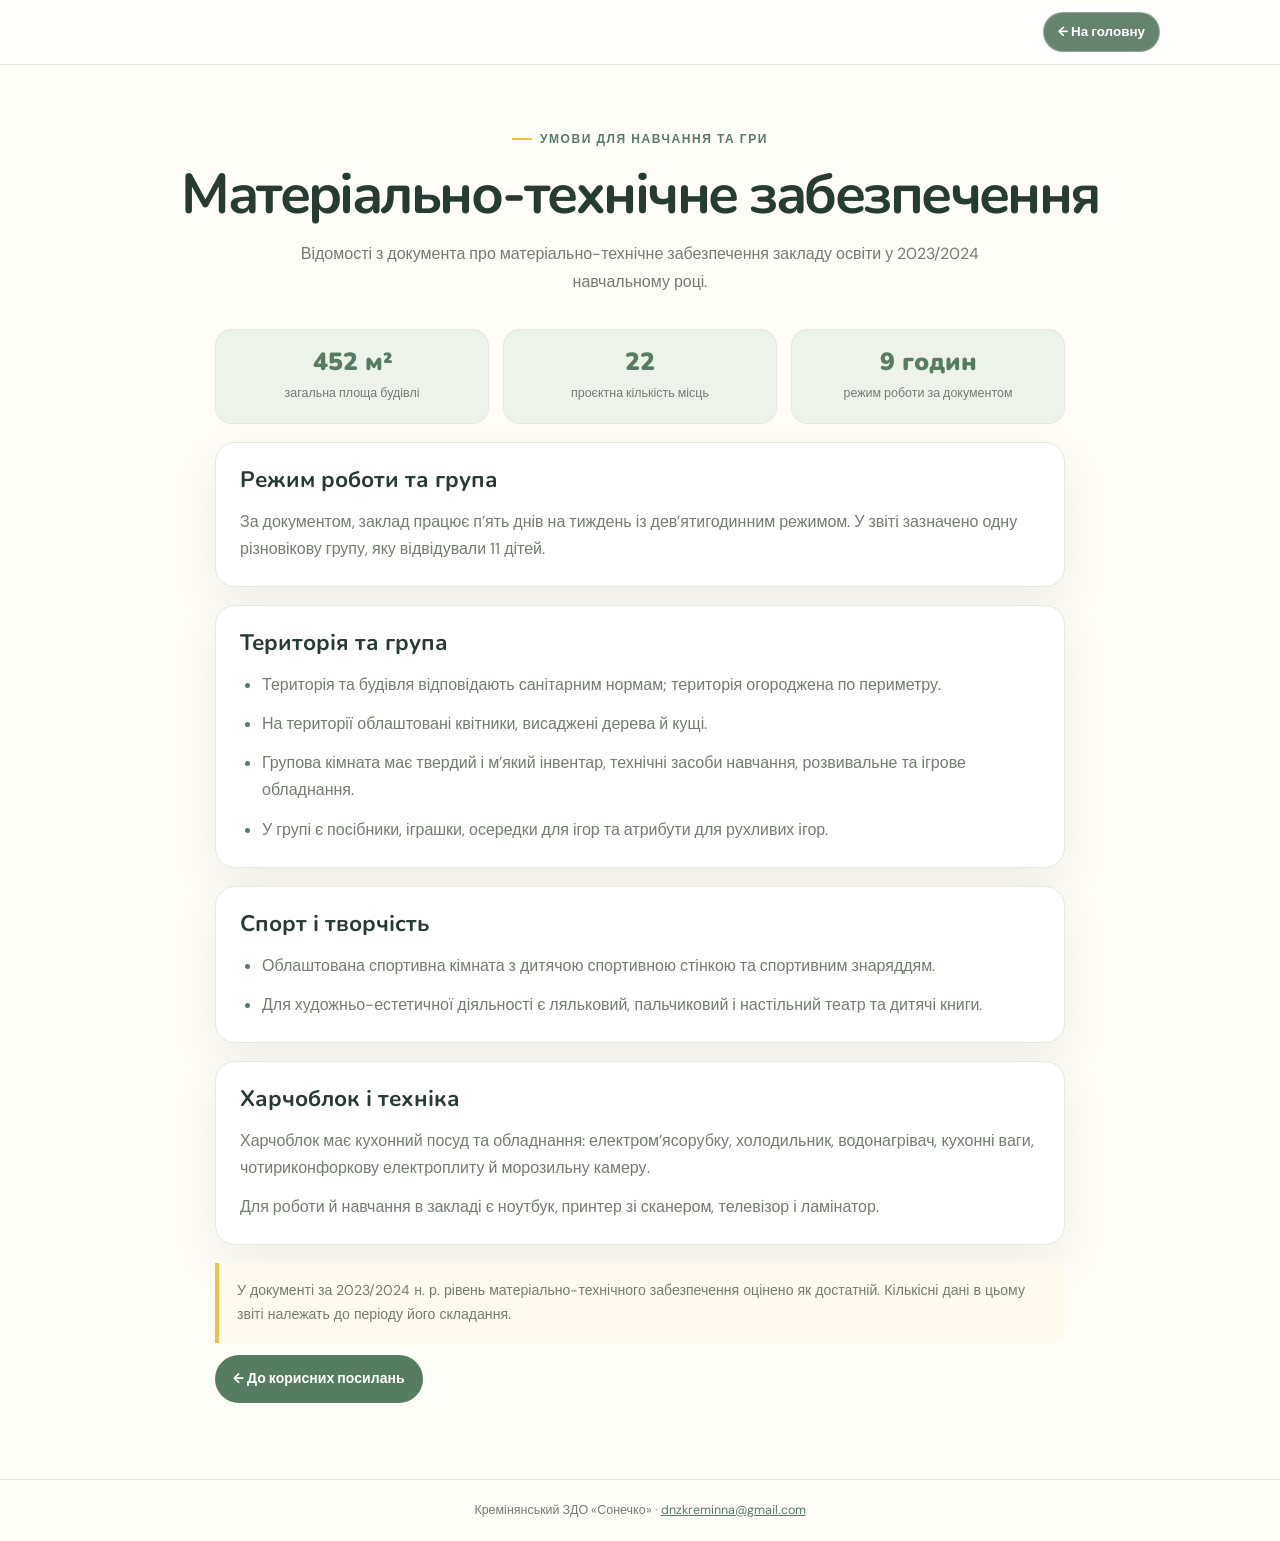
<file: materials.html>
<!DOCTYPE html>
<html lang="uk">
<head>
  <meta charset="UTF-8">
  <meta name="viewport" content="width=device-width, initial-scale=1.0">
  <meta name="description" content="Матеріально-технічне забезпечення Кремінянського ЗДО «Сонечко» у 2023/2024 навчальному році.">
  <title>Матеріально-технічне забезпечення — ЗДО «Сонечко»</title>
  <link rel="preconnect" href="https://fonts.googleapis.com">
  <link rel="preconnect" href="https://fonts.gstatic.com" crossorigin>
  <link href="https://fonts.googleapis.com/css2?family=DM+Sans:wght@400;500;600;700&family=Nunito:wght@600;700;800;900&display=swap" rel="stylesheet">
  <link rel="stylesheet" href="documents.css">
</head>
<body>
  <header class="doc-topbar">
    <div class="doc-container doc-topbar-inner">
      <a class="doc-home-link" href="index.html">← На головну</a>
    </div>
  </header>
  <main class="doc-main">
    <div class="doc-container">
      <header class="doc-heading">
        <span class="doc-eyebrow">Умови для навчання та гри</span>
        <h1>Матеріально-технічне забезпечення</h1>
        <p>Відомості з документа про матеріально-технічне забезпечення закладу освіти у 2023/2024 навчальному році.</p>
      </header>
      <div class="doc-content">
        <div class="doc-metrics">
          <div class="doc-metric"><strong>452 м²</strong><span>загальна площа будівлі</span></div>
          <div class="doc-metric"><strong>22</strong><span>проєктна кількість місць</span></div>
          <div class="doc-metric"><strong>9 годин</strong><span>режим роботи за документом</span></div>
        </div>
        <section class="doc-card">
          <h2>Режим роботи та група</h2>
          <p>За документом, заклад працює п’ять днів на тиждень із дев’ятигодинним режимом. У звіті зазначено одну різновікову групу, яку відвідували 11 дітей.</p>
        </section>
        <section class="doc-card">
          <h2>Територія та група</h2>
          <ul class="doc-list">
            <li>Територія та будівля відповідають санітарним нормам; територія огороджена по периметру.</li>
            <li>На території облаштовані квітники, висаджені дерева й кущі.</li>
            <li>Групова кімната має твердий і м’який інвентар, технічні засоби навчання, розвивальне та ігрове обладнання.</li>
            <li>У групі є посібники, іграшки, осередки для ігор та атрибути для рухливих ігор.</li>
          </ul>
        </section>
        <section class="doc-card">
          <h2>Спорт і творчість</h2>
          <ul class="doc-list">
            <li>Облаштована спортивна кімната з дитячою спортивною стінкою та спортивним знаряддям.</li>
            <li>Для художньо-естетичної діяльності є ляльковий, пальчиковий і настільний театр та дитячі книги.</li>
          </ul>
        </section>
        <section class="doc-card">
          <h2>Харчоблок і техніка</h2>
          <p>Харчоблок має кухонний посуд та обладнання: електром’ясорубку, холодильник, водонагрівач, кухонні ваги, чотириконфоркову електроплиту й морозильну камеру.</p>
          <p>Для роботи й навчання в закладі є ноутбук, принтер зі сканером, телевізор і ламінатор.</p>
        </section>
        <div class="doc-note">У документі за 2023/2024 н. р. рівень матеріально-технічного забезпечення оцінено як достатній. Кількісні дані в цьому звіті належать до періоду його складання.</div>
        <a class="doc-back" href="index.html#useful-links">← До корисних посилань</a>
      </div>
    </div>
  </main>
  <footer class="doc-footer">Кремінянський ЗДО «Сонечко» · <a href="mailto:dnzkreminna@gmail.com">dnzkreminna@gmail.com</a></footer>
</body>
</html>
</file>
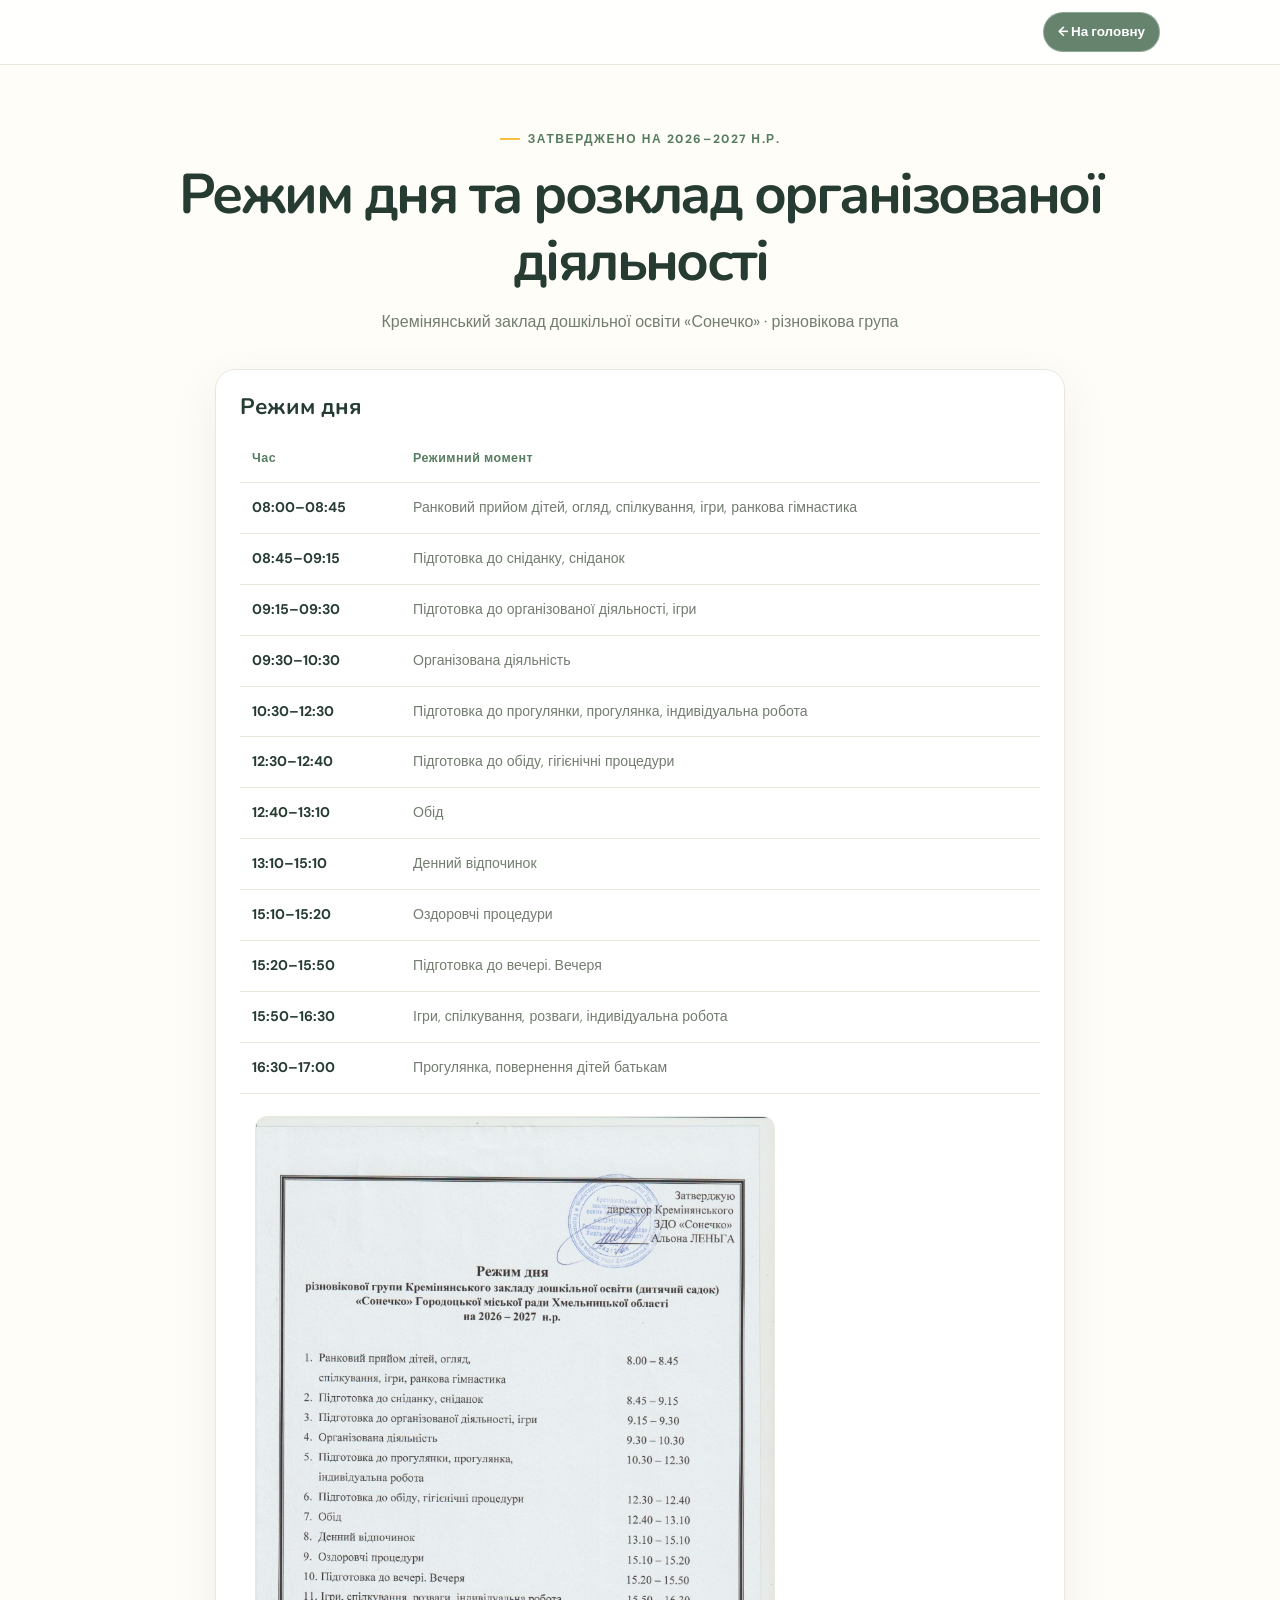
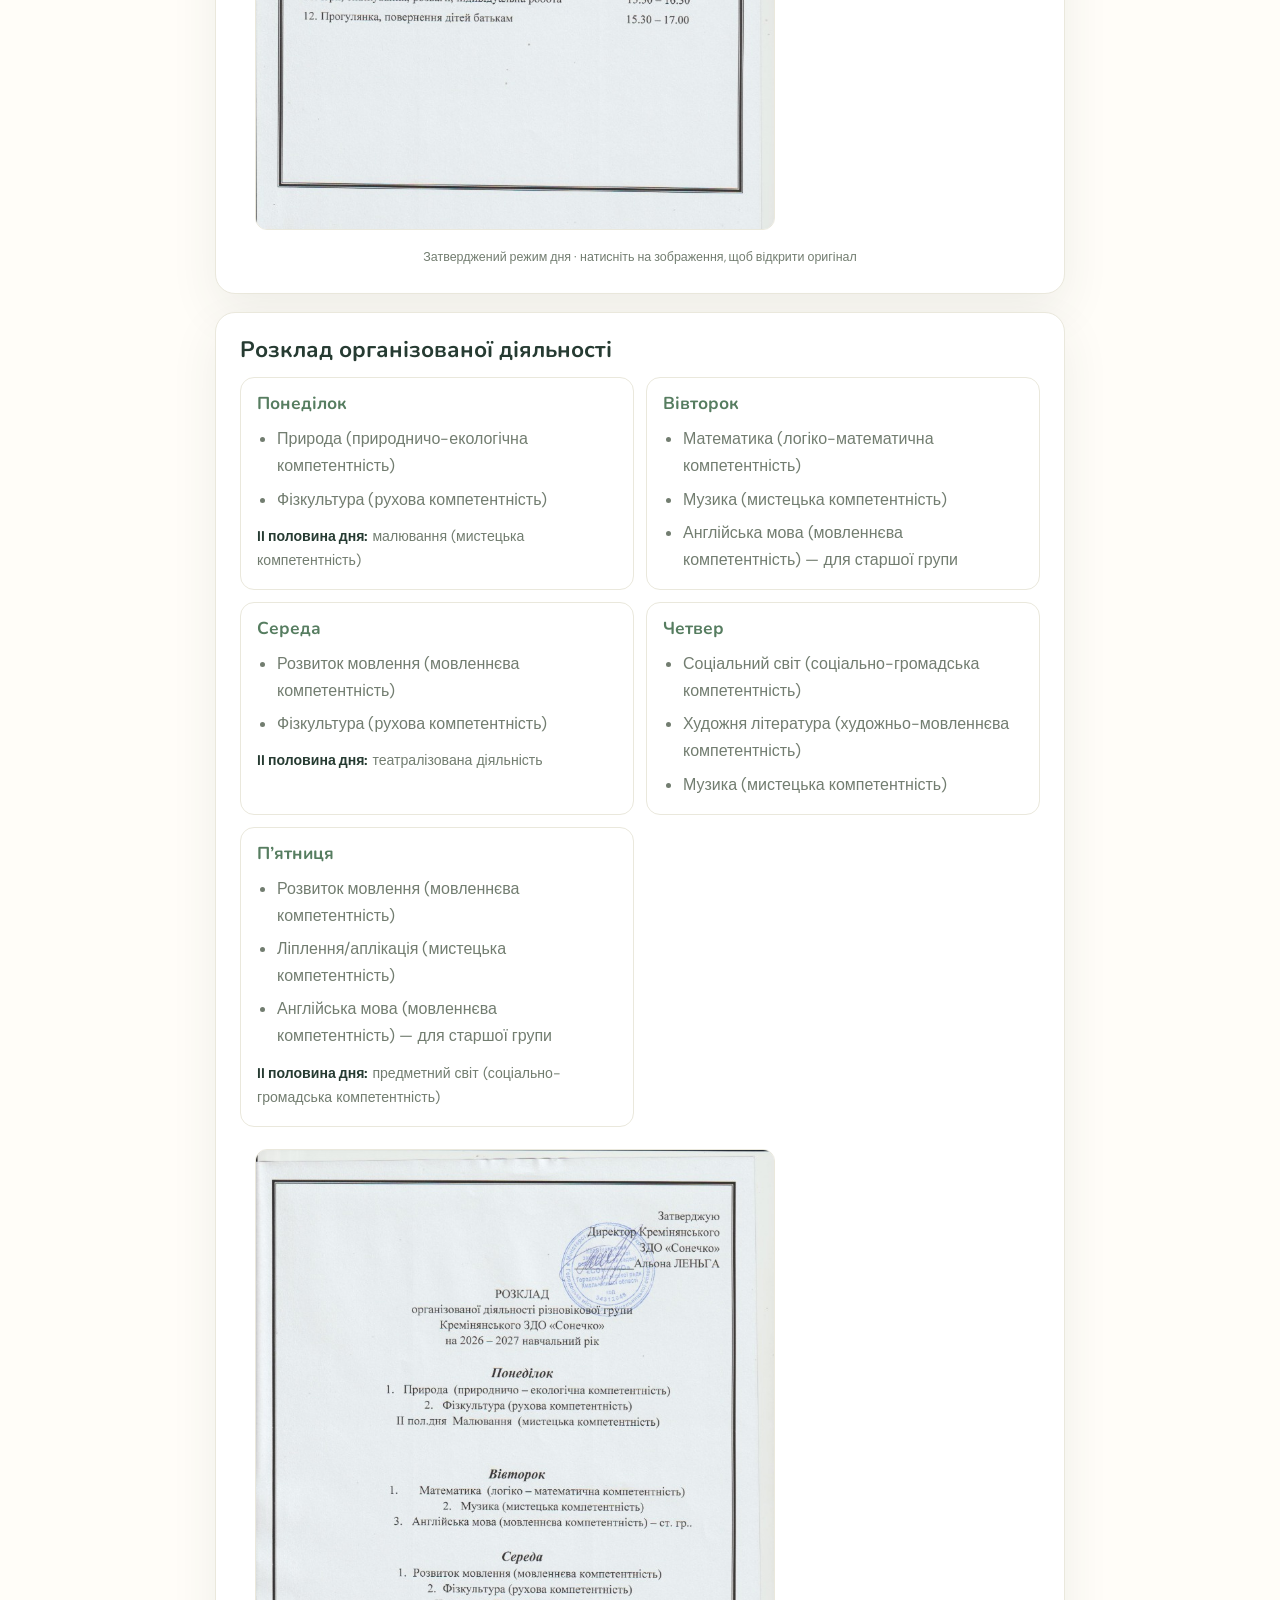
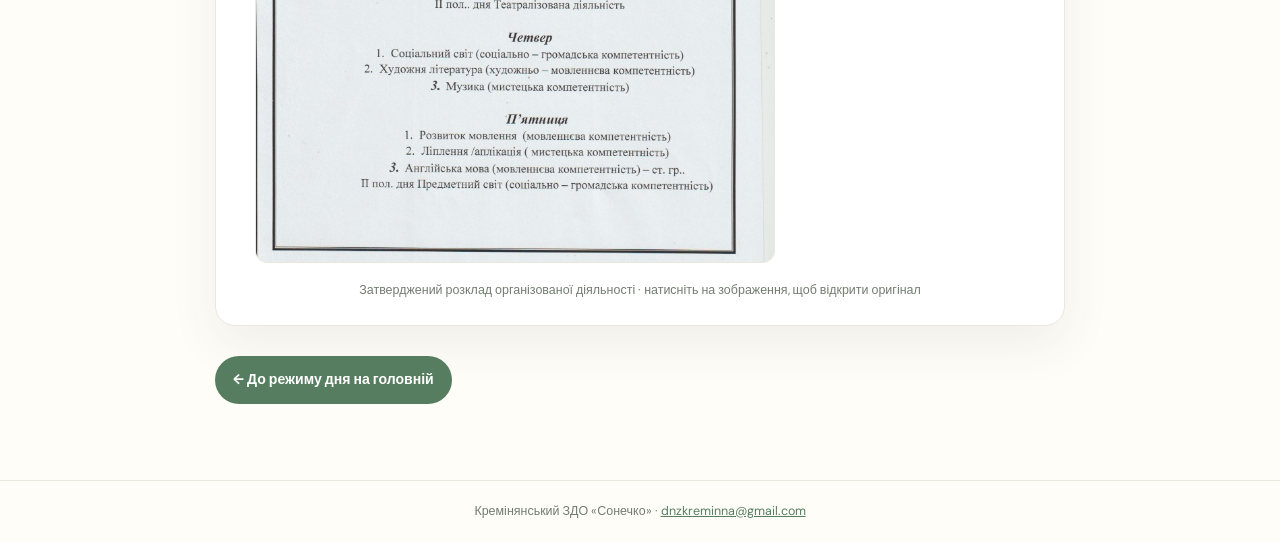
<file: schedule.html>
<!DOCTYPE html>
<html lang="uk">
<head>
  <meta charset="UTF-8">
  <meta name="viewport" content="width=device-width, initial-scale=1.0">
  <meta name="description" content="Затверджені режим дня та розклад організованої діяльності Кремінянського ЗДО «Сонечко» на 2026–2027 навчальний рік.">
  <title>Режим дня та розклад — ЗДО «Сонечко»</title>
  <link rel="preconnect" href="https://fonts.googleapis.com">
  <link rel="preconnect" href="https://fonts.gstatic.com" crossorigin>
  <link href="https://fonts.googleapis.com/css2?family=DM+Sans:wght@400;500;600;700&family=Nunito:wght@600;700;800;900&display=swap" rel="stylesheet">
  <link rel="stylesheet" href="documents.css">
  <style>
    .schedule-proof { margin: 22px 0 0; text-align: center; }
    .schedule-proof a { display: inline-block; max-width: 100%; }
    .schedule-proof img { display: block; width: min(100%, 520px); height: auto; border: 1px solid var(--doc-line); border-radius: 12px; }
    .schedule-proof figcaption { margin-top: 9px; color: var(--doc-muted); font-size: .78rem; }
    .weekday-grid { display: grid; grid-template-columns: repeat(2, minmax(0, 1fr)); gap: 12px; }
    .weekday-card { padding: 16px; border: 1px solid var(--doc-line); border-radius: 14px; background: #fff; }
    .weekday-card h3 { margin: 0 0 10px; color: var(--doc-green); }
    .weekday-card ul { margin: 0; padding-left: 20px; color: var(--doc-muted); }
    .weekday-card li + li { margin-top: 6px; }
    .weekday-card p { margin: 12px 0 0; color: var(--doc-muted); font-size: .88rem; }
    .weekday-card p strong { color: var(--doc-ink); }
    @media (max-width: 640px) {
      .weekday-grid { grid-template-columns: 1fr; }
    }
  </style>
</head>
<body>
  <header class="doc-topbar">
    <div class="doc-container doc-topbar-inner">
      <a class="doc-home-link" href="index.html">← На головну</a>
    </div>
  </header>
  <main class="doc-main">
    <div class="doc-container">
      <header class="doc-heading">
        <span class="doc-eyebrow">Затверджено на 2026–2027 н.р.</span>
        <h1>Режим дня та розклад організованої діяльності</h1>
        <p>Кремінянський заклад дошкільної освіти «Сонечко» · різновікова група</p>
      </header>
      <div class="doc-content">
        <section class="doc-card">
          <h2>Режим дня</h2>
          <div class="doc-table-wrap">
            <table class="doc-table">
              <thead><tr><th>Час</th><th>Режимний момент</th></tr></thead>
              <tbody>
                <tr><td>08:00–08:45</td><td>Ранковий прийом дітей, огляд, спілкування, ігри, ранкова гімнастика</td></tr>
                <tr><td>08:45–09:15</td><td>Підготовка до сніданку, сніданок</td></tr>
                <tr><td>09:15–09:30</td><td>Підготовка до організованої діяльності, ігри</td></tr>
                <tr><td>09:30–10:30</td><td>Організована діяльність</td></tr>
                <tr><td>10:30–12:30</td><td>Підготовка до прогулянки, прогулянка, індивідуальна робота</td></tr>
                <tr><td>12:30–12:40</td><td>Підготовка до обіду, гігієнічні процедури</td></tr>
                <tr><td>12:40–13:10</td><td>Обід</td></tr>
                <tr><td>13:10–15:10</td><td>Денний відпочинок</td></tr>
                <tr><td>15:10–15:20</td><td>Оздоровчі процедури</td></tr>
                <tr><td>15:20–15:50</td><td>Підготовка до вечері. Вечеря</td></tr>
                <tr><td>15:50–16:30</td><td>Ігри, спілкування, розваги, індивідуальна робота</td></tr>
                <tr><td>16:30–17:00</td><td>Прогулянка, повернення дітей батькам</td></tr>
              </tbody>
            </table>
          </div>
          <figure class="schedule-proof">
            <a href="images/approved-day-routine-2026-2027.jpg" target="_blank" rel="noopener noreferrer">
              <img src="images/approved-day-routine-2026-2027.jpg" alt="Скан затвердженого режиму дня різновікової групи на 2026–2027 навчальний рік із підписом і печаткою директора">
            </a>
            <figcaption>Затверджений режим дня · натисніть на зображення, щоб відкрити оригінал</figcaption>
          </figure>
        </section>

        <section class="doc-card">
          <h2>Розклад організованої діяльності</h2>
          <div class="weekday-grid">
            <article class="weekday-card">
              <h3>Понеділок</h3>
              <ul>
                <li>Природа (природничо-екологічна компетентність)</li>
                <li>Фізкультура (рухова компетентність)</li>
              </ul>
              <p><strong>II половина дня:</strong> малювання (мистецька компетентність)</p>
            </article>
            <article class="weekday-card">
              <h3>Вівторок</h3>
              <ul>
                <li>Математика (логіко-математична компетентність)</li>
                <li>Музика (мистецька компетентність)</li>
                <li>Англійська мова (мовленнєва компетентність) — для старшої групи</li>
              </ul>
            </article>
            <article class="weekday-card">
              <h3>Середа</h3>
              <ul>
                <li>Розвиток мовлення (мовленнєва компетентність)</li>
                <li>Фізкультура (рухова компетентність)</li>
              </ul>
              <p><strong>II половина дня:</strong> театралізована діяльність</p>
            </article>
            <article class="weekday-card">
              <h3>Четвер</h3>
              <ul>
                <li>Соціальний світ (соціально-громадська компетентність)</li>
                <li>Художня література (художньо-мовленнєва компетентність)</li>
                <li>Музика (мистецька компетентність)</li>
              </ul>
            </article>
            <article class="weekday-card">
              <h3>П’ятниця</h3>
              <ul>
                <li>Розвиток мовлення (мовленнєва компетентність)</li>
                <li>Ліплення/аплікація (мистецька компетентність)</li>
                <li>Англійська мова (мовленнєва компетентність) — для старшої групи</li>
              </ul>
              <p><strong>II половина дня:</strong> предметний світ (соціально-громадська компетентність)</p>
            </article>
          </div>
          <figure class="schedule-proof">
            <a href="images/approved-activity-schedule-2026-2027.jpg" target="_blank" rel="noopener noreferrer">
              <img src="images/approved-activity-schedule-2026-2027.jpg" alt="Скан затвердженого розкладу організованої діяльності на 2026–2027 навчальний рік із підписом і печаткою директора">
            </a>
            <figcaption>Затверджений розклад організованої діяльності · натисніть на зображення, щоб відкрити оригінал</figcaption>
          </figure>
        </section>
        <a class="doc-back" href="index.html#day">← До режиму дня на головній</a>
      </div>
    </div>
  </main>
  <footer class="doc-footer">Кремінянський ЗДО «Сонечко» · <a href="mailto:dnzkreminna@gmail.com">dnzkreminna@gmail.com</a></footer>
</body>
</html>
</file>
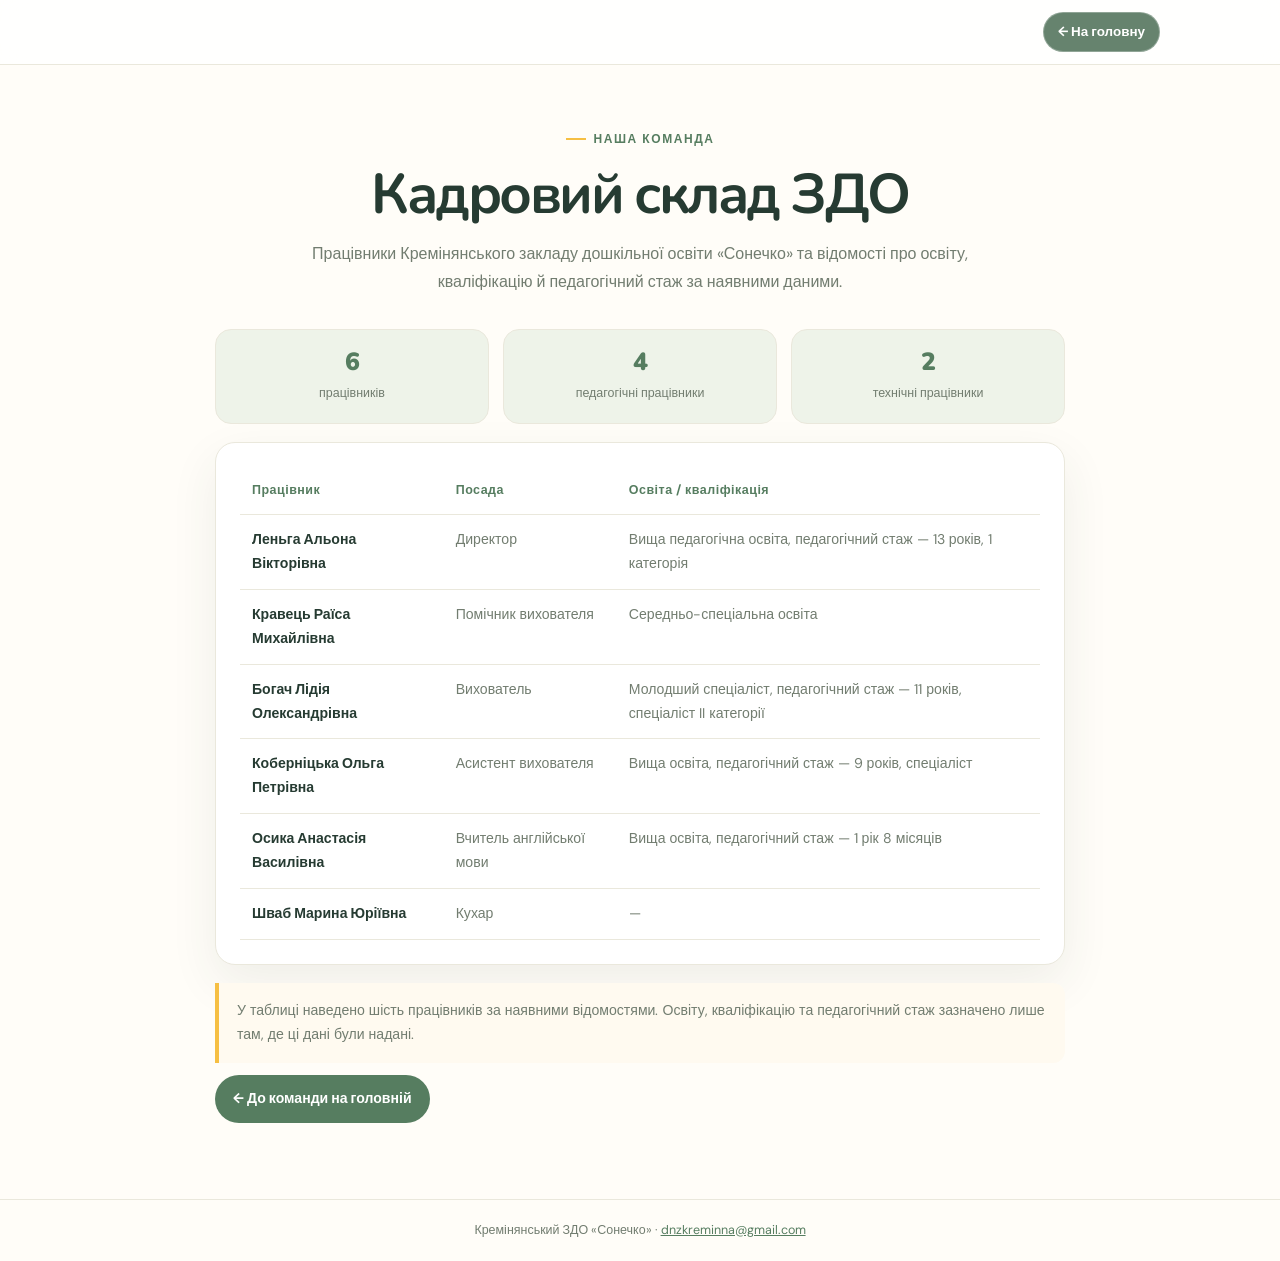
<file: staff.html>
<!DOCTYPE html>
<html lang="uk">
<head>
  <meta charset="UTF-8">
  <meta name="viewport" content="width=device-width, initial-scale=1.0">
  <meta name="description" content="Кадровий склад Кремінянського ЗДО «Сонечко».">
  <title>Кадровий склад — ЗДО «Сонечко»</title>
  <link rel="preconnect" href="https://fonts.googleapis.com">
  <link rel="preconnect" href="https://fonts.gstatic.com" crossorigin>
  <link href="https://fonts.googleapis.com/css2?family=DM+Sans:wght@400;500;600;700&family=Nunito:wght@600;700;800;900&display=swap" rel="stylesheet">
  <link rel="stylesheet" href="documents.css">
</head>
<body>
  <header class="doc-topbar">
    <div class="doc-container doc-topbar-inner">
      <a class="doc-home-link" href="index.html">← На головну</a>
    </div>
  </header>
  <main class="doc-main">
    <div class="doc-container">
      <header class="doc-heading">
        <span class="doc-eyebrow">Наша команда</span>
        <h1>Кадровий склад ЗДО</h1>
        <p>Працівники Кремінянського закладу дошкільної освіти «Сонечко» та відомості про освіту, кваліфікацію й педагогічний стаж за наявними даними.</p>
      </header>
      <div class="doc-content">
        <div class="doc-metrics">
          <div class="doc-metric"><strong>6</strong><span>працівників</span></div>
          <div class="doc-metric"><strong>4</strong><span>педагогічні працівники</span></div>
          <div class="doc-metric"><strong>2</strong><span>технічні працівники</span></div>
        </div>
        <section class="doc-card">
          <div class="doc-table-wrap">
            <table class="doc-table">
              <thead><tr><th>Працівник</th><th>Посада</th><th>Освіта / кваліфікація</th></tr></thead>
              <tbody>
                <tr><td>Леньга Альона Вікторівна</td><td>Директор</td><td>Вища педагогічна освіта, педагогічний стаж — 13 років, 1 категорія</td></tr>
                <tr><td>Кравець Раїса Михайлівна</td><td>Помічник вихователя</td><td>Середньо-спеціальна освіта</td></tr>
                <tr><td>Богач Лідія Олександрівна</td><td>Вихователь</td><td>Молодший спеціаліст, педагогічний стаж — 11 років, спеціаліст II категорії</td></tr>
                <tr><td>Коберніцька Ольга Петрівна</td><td>Асистент вихователя</td><td>Вища освіта, педагогічний стаж — 9 років, спеціаліст</td></tr>
                <tr><td>Осика Анастасія Василівна</td><td>Вчитель англійської мови</td><td>Вища освіта, педагогічний стаж — 1 рік 8 місяців</td></tr>
                <tr><td>Шваб Марина Юріївна</td><td>Кухар</td><td>—</td></tr>
              </tbody>
            </table>
          </div>
        </section>
        <div class="doc-note">У таблиці наведено шість працівників за наявними відомостями. Освіту, кваліфікацію та педагогічний стаж зазначено лише там, де ці дані були надані.</div>
        <a class="doc-back" href="index.html#staff">← До команди на головній</a>
      </div>
    </div>
  </main>
  <footer class="doc-footer">Кремінянський ЗДО «Сонечко» · <a href="mailto:dnzkreminna@gmail.com">dnzkreminna@gmail.com</a></footer>
</body>
</html>
</file>
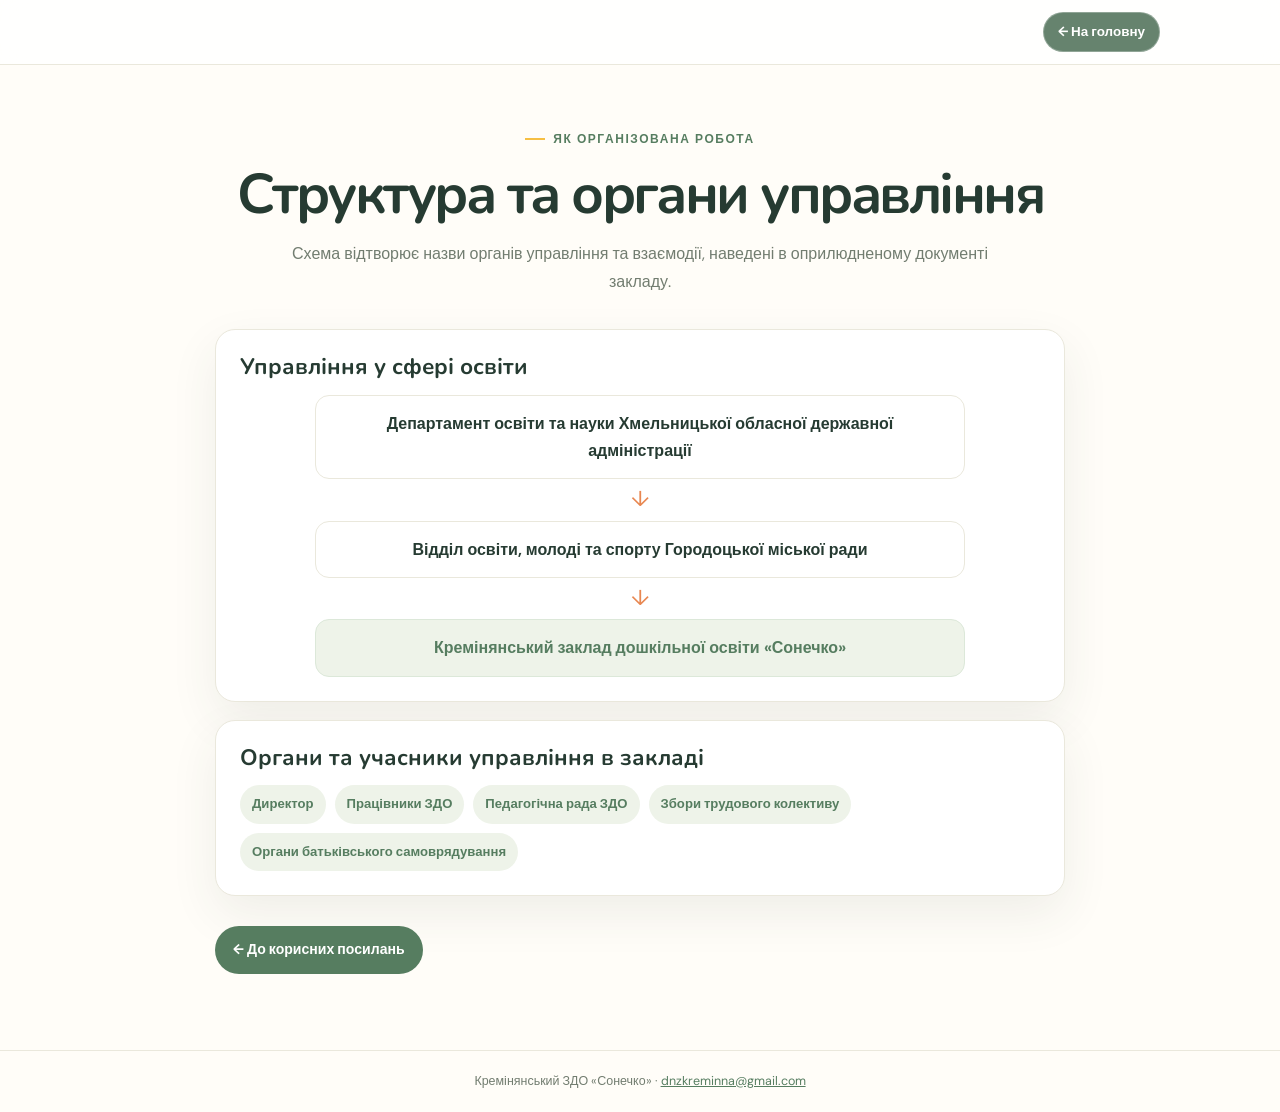
<file: structure.html>
<!DOCTYPE html>
<html lang="uk">
<head>
  <meta charset="UTF-8">
  <meta name="viewport" content="width=device-width, initial-scale=1.0">
  <meta name="description" content="Структура та органи управління Кремінянського ЗДО «Сонечко».">
  <title>Структура й управління — ЗДО «Сонечко»</title>
  <link rel="preconnect" href="https://fonts.googleapis.com">
  <link rel="preconnect" href="https://fonts.gstatic.com" crossorigin>
  <link href="https://fonts.googleapis.com/css2?family=DM+Sans:wght@400;500;600;700&family=Nunito:wght@600;700;800;900&display=swap" rel="stylesheet">
  <link rel="stylesheet" href="documents.css">
</head>
<body>
  <header class="doc-topbar">
    <div class="doc-container doc-topbar-inner">
      <a class="doc-home-link" href="index.html">← На головну</a>
    </div>
  </header>
  <main class="doc-main">
    <div class="doc-container">
      <header class="doc-heading">
        <span class="doc-eyebrow">Як організована робота</span>
        <h1>Структура та органи управління</h1>
        <p>Схема відтворює назви органів управління та взаємодії, наведені в оприлюдненому документі закладу.</p>
      </header>
      <div class="doc-content">
        <section class="doc-card">
          <h2>Управління у сфері освіти</h2>
          <div class="doc-hierarchy" aria-label="Структура управління закладом">
            <div class="doc-hierarchy-item">Департамент освіти та науки Хмельницької обласної державної адміністрації</div>
            <div class="doc-hierarchy-arrow" aria-hidden="true">↓</div>
            <div class="doc-hierarchy-item">Відділ освіти, молоді та спорту Городоцької міської ради</div>
            <div class="doc-hierarchy-arrow" aria-hidden="true">↓</div>
            <div class="doc-hierarchy-item primary">Кремінянський заклад дошкільної освіти «Сонечко»</div>
          </div>
        </section>
        <section class="doc-card">
          <h2>Органи та учасники управління в закладі</h2>
          <div class="doc-pills">
            <span class="doc-pill">Директор</span>
            <span class="doc-pill">Працівники ЗДО</span>
            <span class="doc-pill">Педагогічна рада ЗДО</span>
            <span class="doc-pill">Збори трудового колективу</span>
            <span class="doc-pill">Органи батьківського самоврядування</span>
          </div>
        </section>
        <a class="doc-back" href="index.html#useful-links">← До корисних посилань</a>
      </div>
    </div>
  </main>
  <footer class="doc-footer">Кремінянський ЗДО «Сонечко» · <a href="mailto:dnzkreminna@gmail.com">dnzkreminna@gmail.com</a></footer>
</body>
</html>
</file>
<file: documents.css>
:root {
  --doc-ink: #263b32;
  --doc-muted: #727d70;
  --doc-green: #567d60;
  --doc-orange: #e88751;
  --doc-cream: #fffaf0;
  --doc-paper: #fffdf8;
  --doc-pale: #eef3e9;
  --doc-line: #eae8dc;
  --doc-shadow: 0 18px 48px rgba(49, 65, 48, .08);
}

* { box-sizing: border-box; }
html { scroll-behavior: smooth; }
body { margin: 0; color: var(--doc-ink); background: var(--doc-paper); font-family: "DM Sans", Arial, sans-serif; line-height: 1.7; }
a { color: inherit; }
.doc-container { width: min(1040px, calc(100% - 40px)); margin-inline: auto; }
.doc-topbar { position: sticky; z-index: 50; top: 0; border-bottom: 1px solid var(--doc-line); background: rgba(255, 255, 255, .78); backdrop-filter: blur(12px); -webkit-backdrop-filter: blur(12px); }
.doc-topbar-inner { display: flex; min-height: 64px; align-items: center; justify-content: flex-end; gap: 20px; }
.doc-home-link { display: inline-flex; min-height: 40px; align-items: center; justify-content: center; padding: 8px 14px; border: 1px solid rgba(255, 255, 255, .28); border-radius: 999px; background: rgba(69, 104, 79, .82); color: #fff; font-size: .84rem; font-weight: 700; text-decoration: none; white-space: nowrap; }
.doc-home-link:hover { background: rgba(69, 104, 79, .96); }
.doc-home-link:focus-visible { outline: 2px solid var(--doc-orange); outline-offset: 3px; }
.doc-main { padding: 56px 0 76px; }
.doc-heading { margin: 0 auto 34px; text-align: center; }
.doc-eyebrow { display: inline-flex; align-items: center; gap: 8px; color: var(--doc-green); font-size: .75rem; font-weight: 800; letter-spacing: .13em; text-transform: uppercase; }
.doc-eyebrow::before { width: 20px; height: 2px; background: #f6bf43; content: ""; }
h1, h2, h3 { font-family: "Nunito", Arial, sans-serif; line-height: 1.2; }
.doc-heading h1 { margin: 12px 0; font-size: clamp(2rem, 5vw, 3.5rem); letter-spacing: -.045em; }
.doc-heading p { max-width: 720px; margin: auto; color: var(--doc-muted); }
.doc-content { max-width: 850px; margin: 0 auto; }
.doc-card { margin-bottom: 18px; padding: 24px; border: 1px solid var(--doc-line); border-radius: 20px; background: #fff; box-shadow: var(--doc-shadow); }
.doc-card h2 { margin: 0 0 14px; font-size: 1.4rem; }
.doc-card h3 { margin: 0 0 8px; font-size: 1.08rem; }
.doc-card p { margin: 0; color: var(--doc-muted); }
.doc-card p + p { margin-top: 12px; }
.doc-list { display: grid; gap: 12px; margin: 0; padding-left: 22px; color: var(--doc-muted); }
.doc-list li::marker { color: var(--doc-green); }
.doc-metrics { display: grid; grid-template-columns: repeat(3, minmax(0, 1fr)); gap: 14px; margin-bottom: 18px; }
.doc-metric { padding: 18px; border: 1px solid var(--doc-line); border-radius: 16px; background: var(--doc-pale); text-align: center; }
.doc-metric strong { display: block; color: var(--doc-green); font: 900 1.55rem/1.2 "Nunito", Arial, sans-serif; }
.doc-metric span { color: var(--doc-muted); font-size: .78rem; }
.doc-table-wrap { overflow-x: auto; }
.doc-table { width: 100%; border-collapse: collapse; text-align: left; }
.doc-table th, .doc-table td { padding: 13px 12px; border-bottom: 1px solid var(--doc-line); vertical-align: top; }
.doc-table th { color: var(--doc-green); font-size: .78rem; letter-spacing: .04em; }
.doc-table td { color: var(--doc-muted); font-size: .88rem; }
.doc-table td:first-child { color: var(--doc-ink); font-weight: 700; }
.doc-hierarchy { display: grid; gap: 10px; max-width: 650px; margin: 0 auto; text-align: center; }
.doc-hierarchy-item { padding: 14px 18px; border: 1px solid var(--doc-line); border-radius: 14px; background: #fff; font-weight: 700; }
.doc-hierarchy-item.primary { border-color: #dce8d9; background: var(--doc-pale); color: var(--doc-green); }
.doc-hierarchy-arrow { color: var(--doc-orange); font-size: 1.35rem; line-height: 1; }
.doc-pills { display: flex; flex-wrap: wrap; gap: 9px; }
.doc-pill { padding: 8px 12px; border-radius: 999px; background: var(--doc-pale); color: var(--doc-green); font-size: .82rem; font-weight: 700; }
.doc-note { padding: 16px 18px; border-left: 4px solid #f6bf43; border-radius: 0 12px 12px 0; background: var(--doc-cream); color: var(--doc-muted); font-size: .88rem; }
.doc-back { display: inline-flex; align-items: center; gap: 8px; margin-top: 12px; padding: 12px 18px; border-radius: 999px; background: var(--doc-green); color: #fff; font-size: .88rem; font-weight: 700; text-decoration: none; }
.doc-back:hover { background: #45684f; }
.doc-footer { padding: 20px 0; border-top: 1px solid var(--doc-line); color: var(--doc-muted); font-size: .78rem; text-align: center; }
.doc-footer a { color: var(--doc-green); }

@media (max-width: 640px) {
  .doc-container { width: min(100% - 30px, 540px); }
  .doc-topbar-inner { min-height: 56px; gap: 12px; }
  .doc-home-link { min-height: 36px; padding: 7px 10px; font-size: .76rem; }
  .doc-main { padding: 42px 0 58px; }
  .doc-card { padding: 19px; }
  .doc-metrics { grid-template-columns: 1fr; }
  .doc-table th, .doc-table td { padding: 10px 8px; }
}

@media (prefers-reduced-motion: reduce) {
  html { scroll-behavior: auto; }
}
</file>
